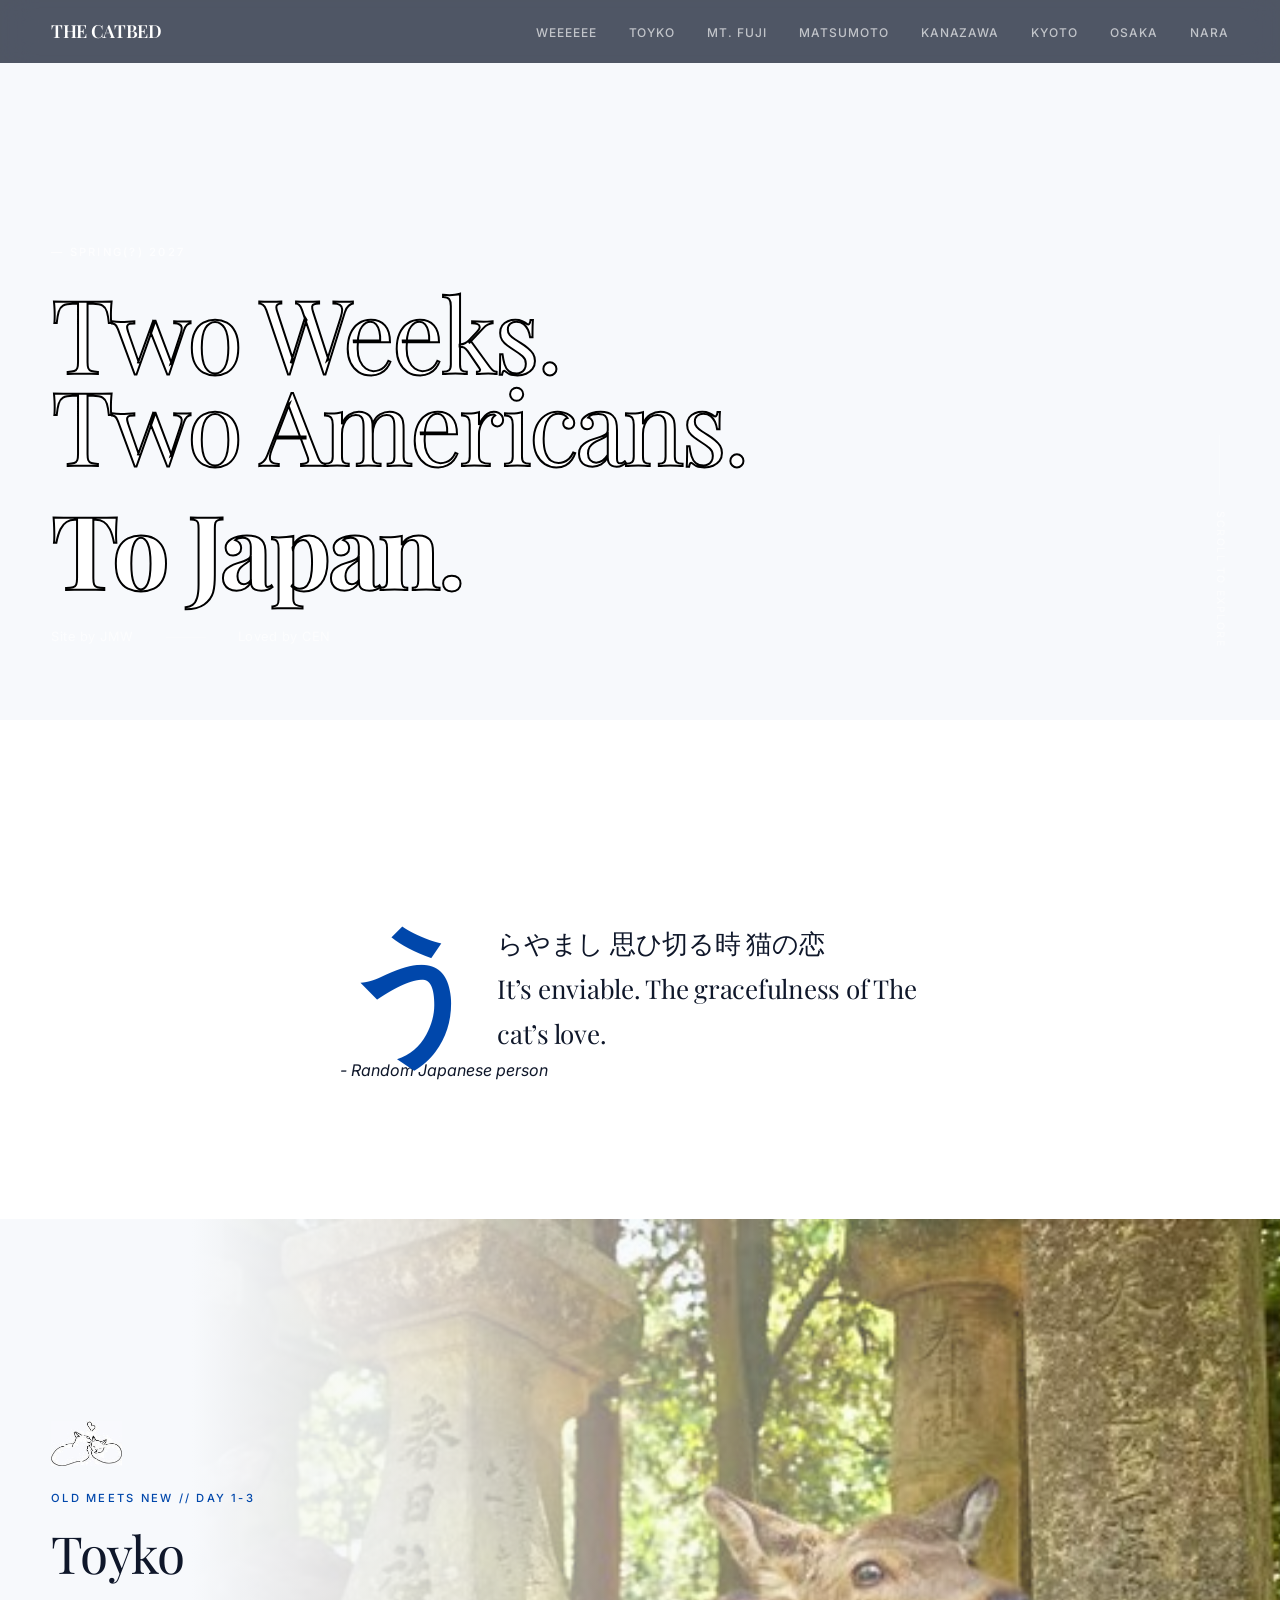
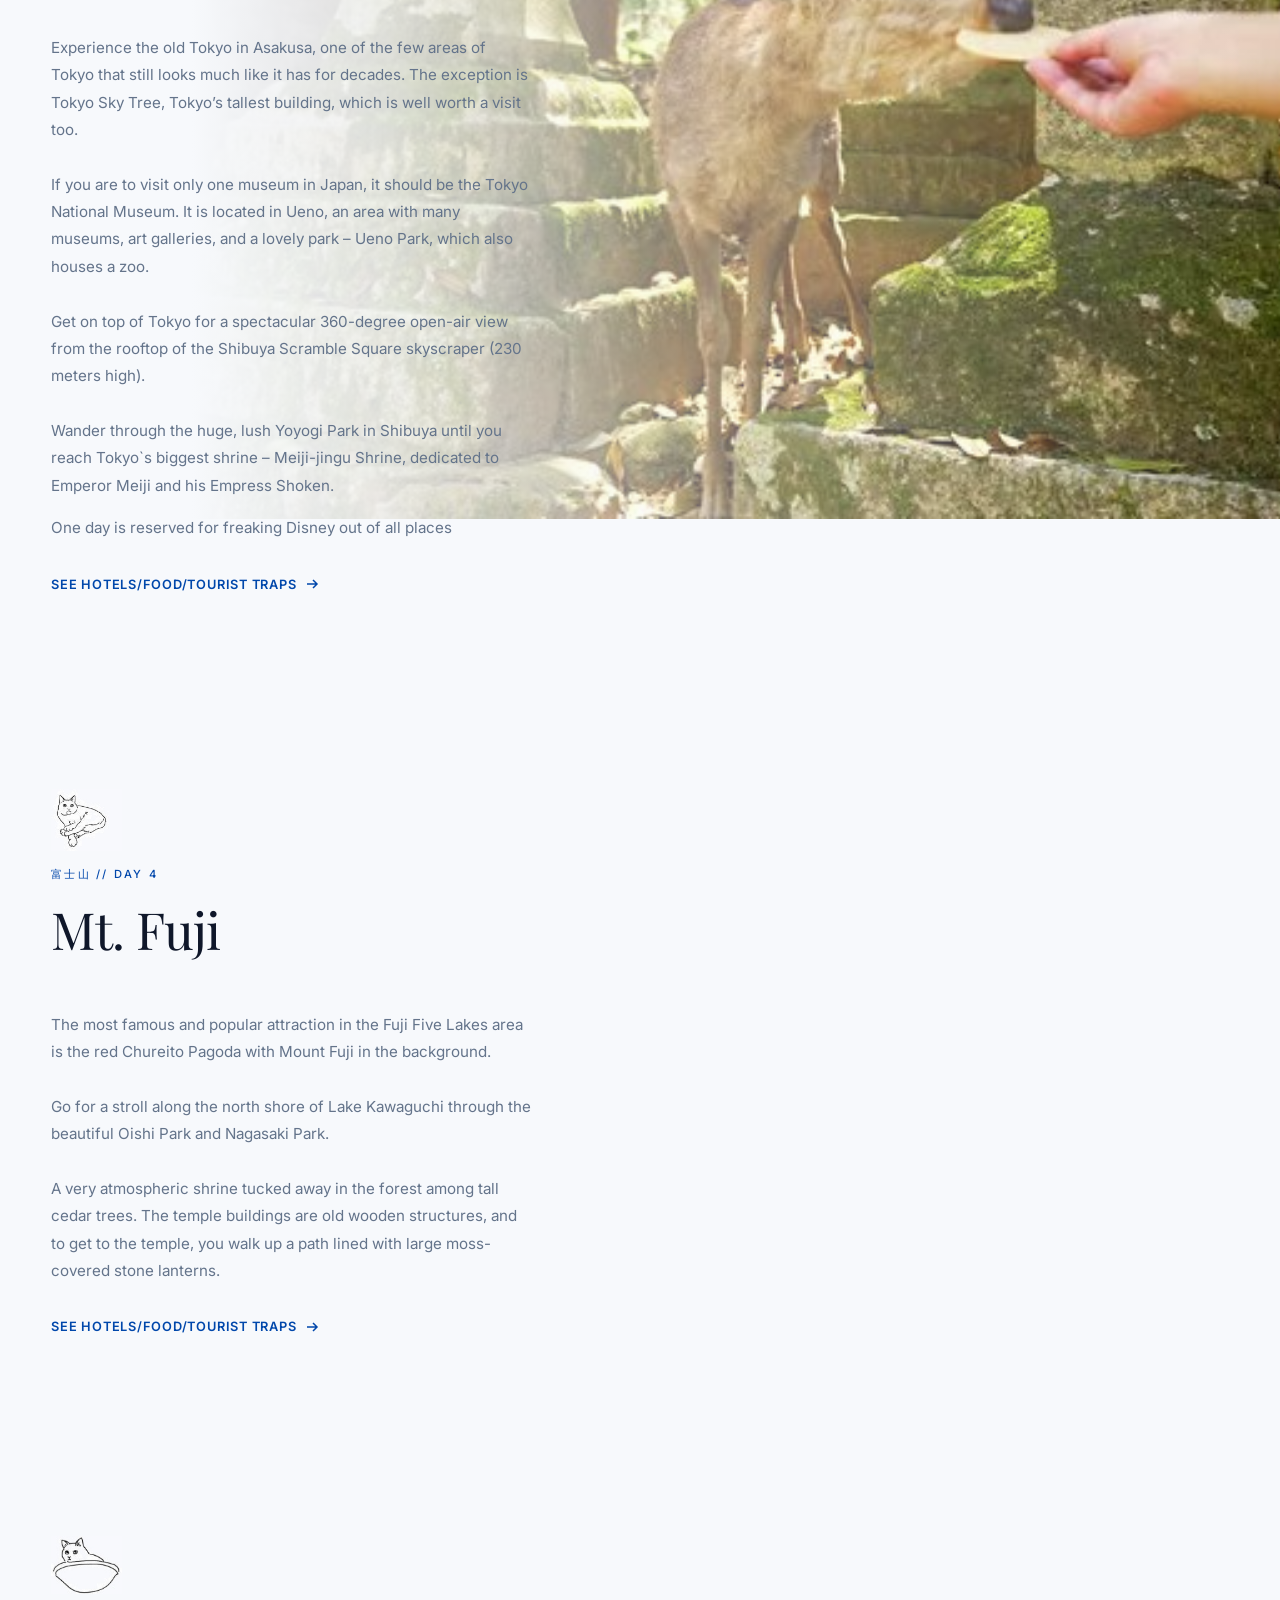
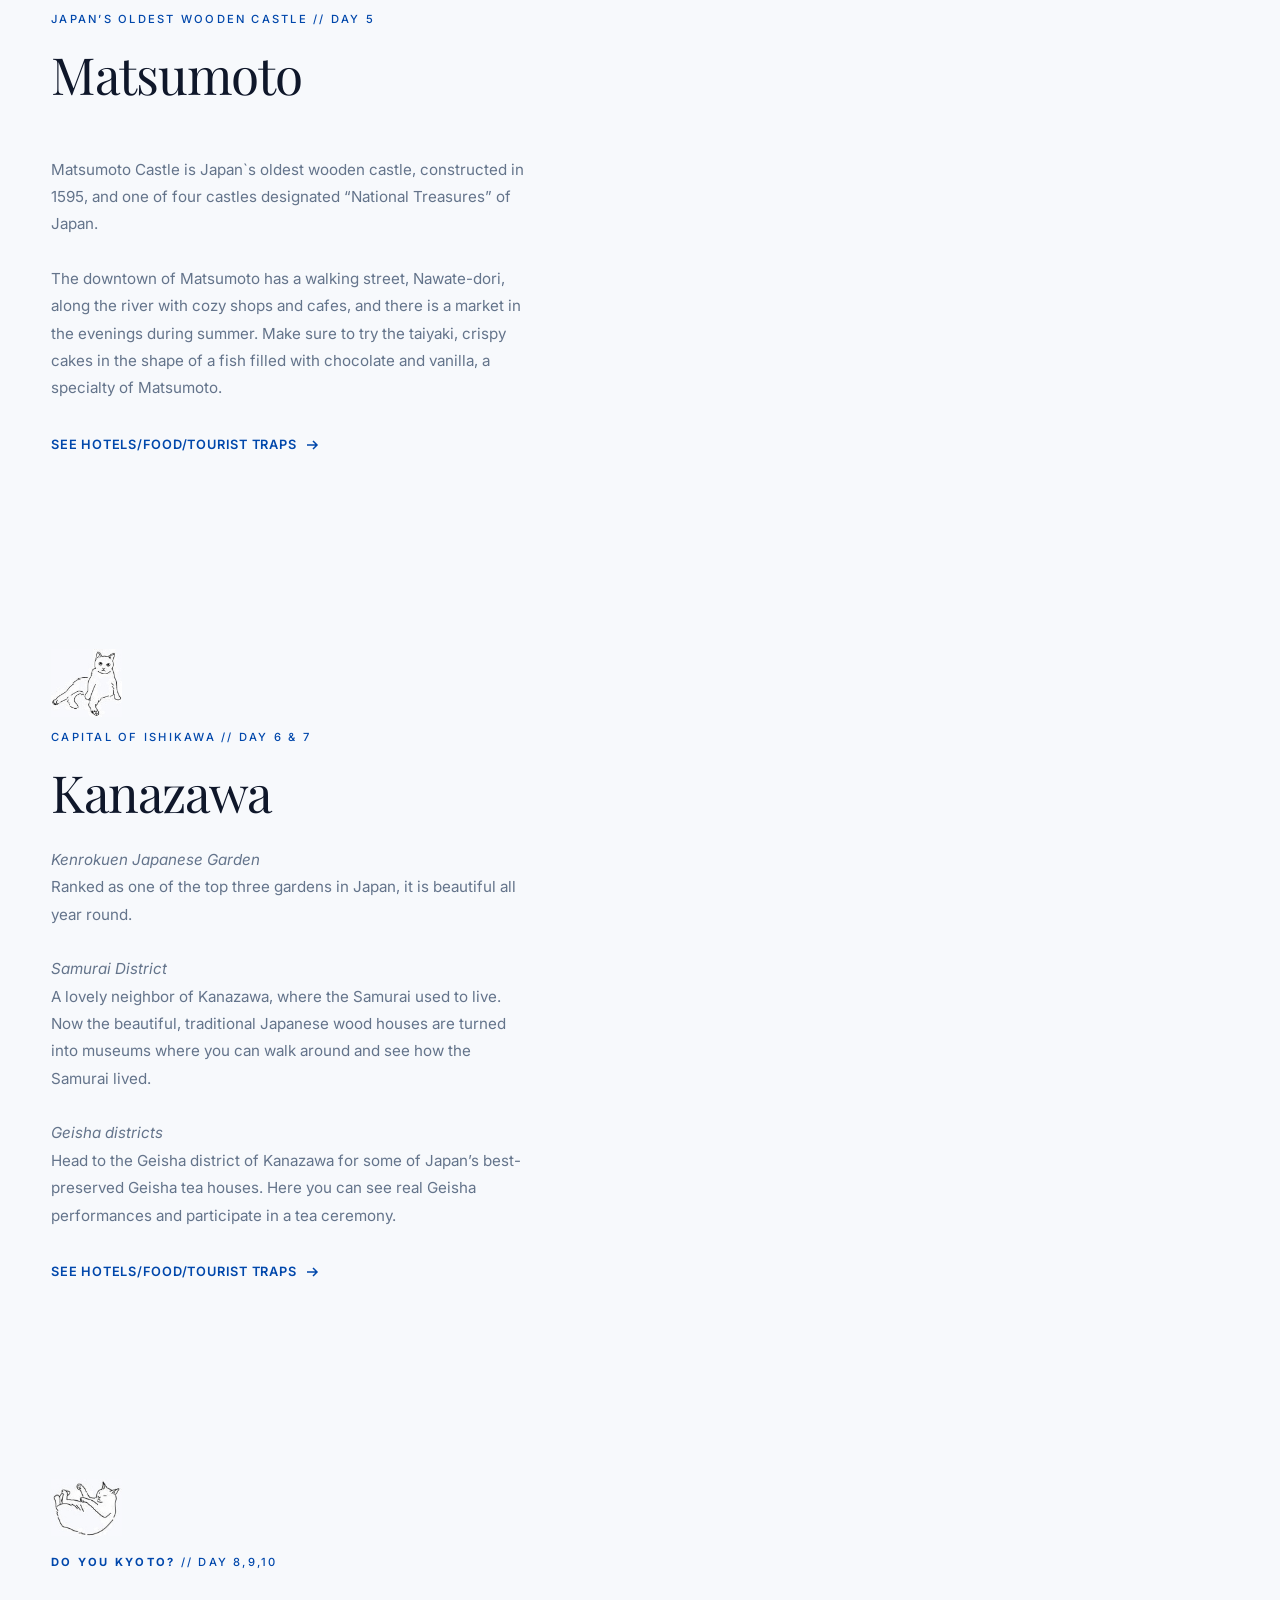
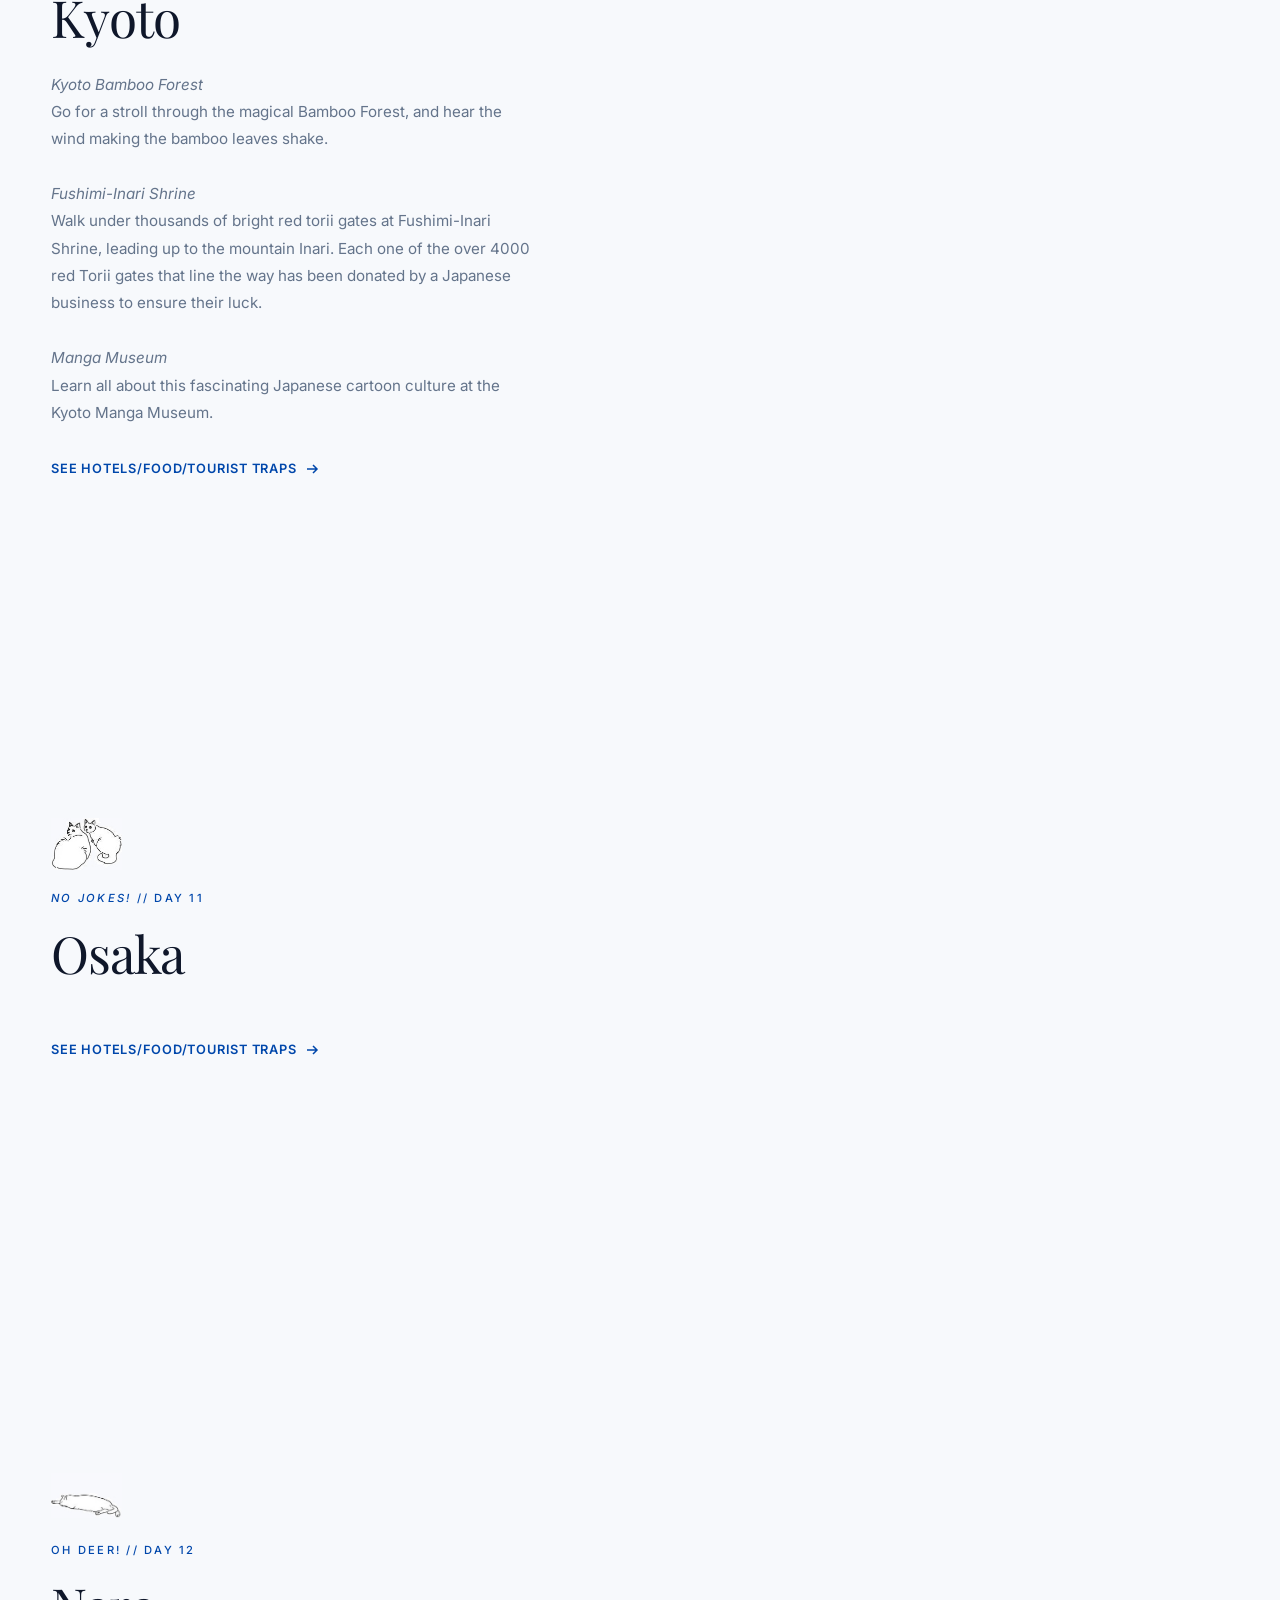
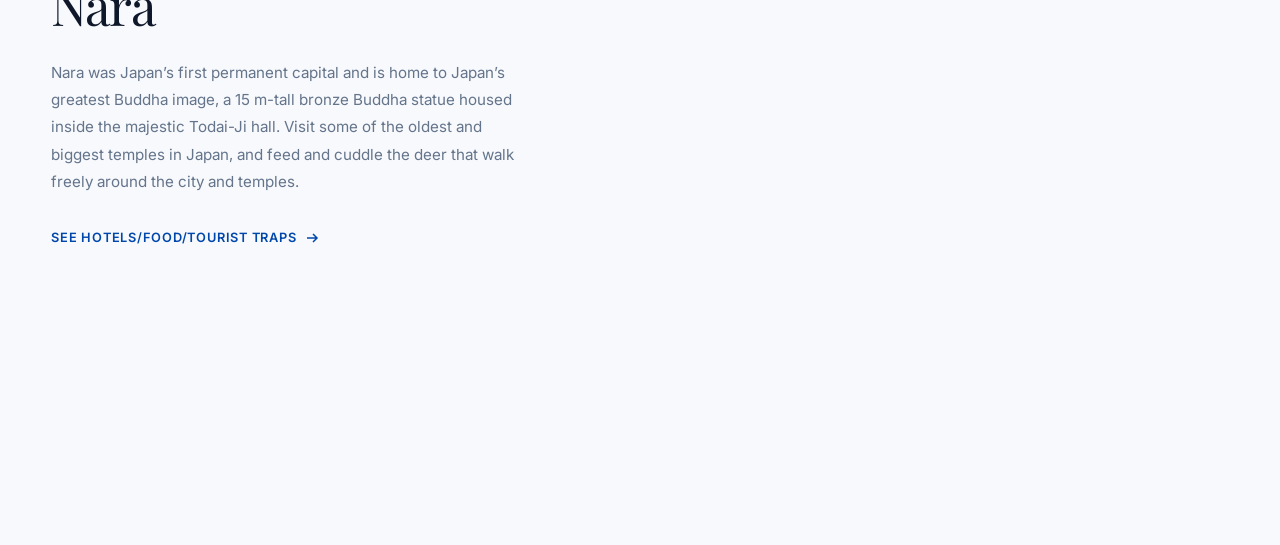
<file: index.html>
<!DOCTYPE html>
<html lang="en">
<head>
    <meta charset="UTF-8">
    <meta name="viewport" content="width=device-width, initial-scale=1.0">
    <title>The Compass - Editorial Travel Template</title>
    <link rel="preconnect" href="https://fonts.googleapis.com">
    <link rel="preconnect" href="https://fonts.gstatic.com" crossorigin>
    <link href="https://fonts.googleapis.com/css2?family=Inter:wght@300;400;500;600&family=Playfair+Display:ital,wght@0,400;0,500;0,600;0,700;1,400;1,500&display=swap" rel="stylesheet">
    <link rel="stylesheet" href="tooplate-2164-compass-style.css">
</head>
<body>

    <!-- NAVIGATION -->
    <nav class="nav-bar">
        <a href="./hidden.html" class="nav-logo">The catbed</a>
        <button class="nav-toggle" aria-label="Toggle navigation">
            <span></span><span></span><span></span>
        </button>
        <ul class="nav-links nav-links--desktop">
            <li><a href="#prologue">Weeeeee</a></li>
            <li><a href="#Toyko">Toyko</a></li>
            <li><a href="#Fuji">Mt. Fuji</a></li>
            <li><a href="#Matsumoto">Matsumoto</a></li>
            <li><a href="#Kanazawa">Kanazawa</a></li>
            <li><a href="#Kyoto">Kyoto</a></li>
            <li><a href="#Osaka">Osaka</a></li>
            <li><a href="#Nara">Nara</a></li>

        </ul>
    </nav>

    <!-- MOBILE DRAWER (outside nav-bar to avoid backdrop-filter containing block) -->
    <ul class="nav-links nav-links--mobile">
        <li class="nav-close-wrap"><button class="nav-close" aria-label="Close menu">&times;</button></li>
        <li><a href="#prologue">Prologue</a></li>
        <li><a href="#route">The Route</a></li>
        <li><a href="#gallery">Gallery</a></li>
        <li><a href="#contact">Contact</a></li>
    </ul>

    <!-- SECTION 1 — HERO -->
    <section class="hero">
        <div class="tenor-gif-embed" data-postid="16352456" data-share-method="host" data-aspect-ratio="1" data-width="100%"><a href="https://tenor.com/view/alex-geerken-geerken-animator-animation-cartoon-gif-16352456">Alex Geerken Geerken GIF</a>from <a href="https://tenor.com/search/alex+geerken-gifs">Alex Geerken GIFs</a></div> <script type="text/javascript" async src="https://tenor.com/embed.js"></script>
        <div class="hero-content">
            <p class="hero-issue">&mdash; Spring(?) 2027</p>
            <h2 class="hero-title">Two Weeks. <br>Two Americans.</h2>
            <h1 class="hero-title"><em1>To Japan.</em1></h1>
            <div class="hero-meta">
                <span>Site by JMW</span>
                <span class="divider"></span>
                <span>Loved by CEN</span>
            </div>
        </div>
        <div class="hero-scroll">Scroll to explore</div>
    </section>

    <!-- SECTION 2 — PROLOGUE -->
    <section class="prologue" id="prologue">
        <div class="prologue-inner">
            <p class="prologue-label reveal"></p>
            <p class="prologue-text reveal">
            うらやまし 思ひ切る時 猫の恋

            <br>It’s enviable.
            The gracefulness of
            The cat’s love.
            </p>
            <cite>- Random Japanese person </cite>
            <p class="prologue-text reveal">
            </p>
        </div>
    </section>

    <!-- Cities -->
    <section class="route" id="route">
        <div class="route-bg">
            <img src="./images/route-01.jpg" alt="Lofoten mountains" class="active" data-slide="0">
            <img src="./images/route-02.jpg" alt="Iceland glacial lagoon" data-slide="1">
            <img src="./images/route-03.jpg" alt="Faroe Islands cliffs" data-slide="2">
            <img src="./images/route-04.jpg" alt="Faroe Islands cliffs" data-slide="3">
            <img src="./images/route-05.jpg" alt="Faroe Islands cliffs" data-slide="4">
             <img src="./images/route-06.jpg" alt="Faroe Islands cliffs" data-slide="5">
             <img src="./images/route-07.jpg" alt="Faroe Islands cliffs" data-slide="6">
        </div>

        <div class="route-chapters">

            <article class="chapter reveal" data-chapter="0" id="Toyko">
                <div class="chapter-image"> <img src="./images/cat1.jpg" alt="cat1" class="active"> </div>
                <p class="chapter-location">Old Meets New // Day 1-3</p>
                <h2 class="chapter-title">Toyko</h2>
                <p class="chapter-body">
                <br>Experience the old Tokyo in Asakusa, one of the few areas of Tokyo that still looks much like it has for decades. The exception is Tokyo Sky Tree, Tokyo’s tallest building, which is well worth a visit too.<br>

                <br>If you are to visit only one museum in Japan, it should be the Tokyo National Museum. It is located in Ueno, an area with many museums, art galleries, and a lovely park – Ueno Park, which also houses a zoo.<br>

                <br>Get on top of Tokyo for a spectacular 360-degree open-air view from the rooftop of the Shibuya Scramble Square skyscraper (230 meters high).<br>

                <br>Wander through the huge, lush Yoyogi Park in Shibuya until you reach Tokyo`s biggest shrine – Meiji-jingu Shrine, dedicated to Emperor Meiji and his Empress Shoken.<br>
                </p>
                <p class="chapter-body">
                One day is reserved for freaking Disney out of all places
                </p>
                <a href="#" class="chapter-link">
                    See Hotels/Food/Tourist Traps
                    <svg viewBox="0 0 16 16" fill="none" stroke="currentColor" stroke-width="1.5"><path d="M3 8h10M9 4l4 4-4 4"/></svg>
                </a>
            </article>

            <article class="chapter reveal" data-chapter="1" id="Fuji">
                <div class="chapter-image"> <img src="./images/cat2.jpg" alt="cat2" class="active"> </div>
                <p class="chapter-location">富士山 // Day 4</p>
                <h2 class="chapter-title">Mt. Fuji</h2>
                <p class="chapter-body">
                    <br>The most famous and popular attraction in the Fuji Five Lakes area is the red Chureito Pagoda with Mount Fuji in the background. <br>
                    <br>Go for a stroll along the north shore of Lake Kawaguchi through the beautiful Oishi Park and Nagasaki Park.<br>
                    <br>A very atmospheric shrine tucked away in the forest among tall cedar trees. The temple buildings are old wooden structures, and to get to the temple, you walk up a path lined with large moss-covered stone lanterns.<br>
                </p>
                <a href="#" class="chapter-link">
                    See Hotels/Food/Tourist Traps
                    <svg viewBox="0 0 16 16" fill="none" stroke="currentColor" stroke-width="1.5"><path d="M3 8h10M9 4l4 4-4 4"/></svg>
                </a>
            </article>

            <article class="chapter reveal" data-chapter="2" id="Matsumoto">
                <div class="chapter-image"> <img src="./images/cat3.jpg" alt="cat2" class="active"> </div>
                <p class="chapter-location">Japan’s oldest wooden castle // Day 5</p>
                <h2 class="chapter-title">Matsumoto</h2>
                <p class="chapter-body">
                    <br>Matsumoto Castle is Japan`s oldest wooden castle, constructed in 1595, and one of four castles designated “National Treasures” of Japan.<br>
                    <br>The downtown of Matsumoto has a walking street, Nawate-dori, along the river with cozy shops and cafes, and there is a market in the evenings during summer. Make sure to try the taiyaki, crispy cakes in the shape of a fish filled with chocolate and vanilla, a specialty of Matsumoto.<br>
                </p>
                <a href="#" class="chapter-link">
                    See Hotels/Food/Tourist Traps
                    <svg viewBox="0 0 16 16" fill="none" stroke="currentColor" stroke-width="1.5"><path d="M3 8h10M9 4l4 4-4 4"/></svg>
                </a>
            </article>

            <article class="chapter reveal" data-chapter="3" id="Kanazawa">
                <div class="chapter-image"> <img src="./images/cat4.jpg" alt="cat4" class="active"> </div>
                <p class="chapter-location">Capital of Ishikawa  // Day 6 & 7</p>
                <h2 class="chapter-title">Kanazawa</h2>
                <p class="chapter-body">
                    <em>Kenrokuen Japanese Garden</em>
                    <br>Ranked as one of the top three gardens in Japan, it is beautiful all year round.<br>
                    <br> <em>Samurai District</em>
                    <br>A lovely neighbor of Kanazawa, where the Samurai used to live. Now the beautiful, traditional Japanese wood houses are turned into museums where you can walk around and see how the Samurai lived.<br>
                    <br><em>Geisha districts</em>
                    <br>Head to the Geisha district of Kanazawa for some of Japan’s best-preserved Geisha tea houses. Here you can see real Geisha performances and participate in a tea ceremony.
                </p>
                <a href="#" class="chapter-link">
                    See Hotels/Food/Tourist Traps
                    <svg viewBox="0 0 16 16" fill="none" stroke="currentColor" stroke-width="1.5"><path d="M3 8h10M9 4l4 4-4 4"/></svg>
                </a>
            </article>

            <article class="chapter reveal" data-chapter="4" id="Kyoto">
                <div class="chapter-image"> <img src="./images/cat5.jpg" alt="cat5" class="active"> </div>
                <p class="chapter-location"><b>DO YOU KYOTO?</b> // Day 8,9,10</p>
                <h2 class="chapter-title">Kyoto</h2>
                <p class="chapter-body">
                <em>Kyoto Bamboo Forest</em><br>
                Go for a stroll through the magical Bamboo Forest, and hear the wind making the bamboo leaves shake.<br>
                <br><em>Fushimi-Inari Shrine</em><br>
                Walk under thousands of bright red torii gates at Fushimi-Inari Shrine, leading up to the mountain Inari. Each one of the over 4000 red Torii gates that line the way has been donated by a Japanese business to ensure their luck.<br>
                <br><em>Manga Museum</em>
                <br>Learn all about this fascinating Japanese cartoon culture at the Kyoto Manga Museum.
                </p>
                <a href="#" class="chapter-link">
                    See Hotels/Food/Tourist Traps
                    <svg viewBox="0 0 16 16" fill="none" stroke="currentColor" stroke-width="1.5"><path d="M3 8h10M9 4l4 4-4 4"/></svg>
                </a>
            </article>

            <article class="chapter reveal" data-chapter="5" id="Hiroshima">
                <div class="chapter-image"> <img src="./images/cat6.jpg" alt="cat5" class="active"> </div>
                <p class="chapter-location"><em>No Jokes!</em> // Day 11</p>
                <h2 class="chapter-title">Osaka</h2>
                <p class="chapter-body">
               
                </p>
                <a href="#" class="chapter-link">
                    See Hotels/Food/Tourist Traps
                    <svg viewBox="0 0 16 16" fill="none" stroke="currentColor" stroke-width="1.5"><path d="M3 8h10M9 4l4 4-4 4"/></svg>
                </a>
            </article>

             <article class="chapter reveal" data-chapter="6" id="Nara">
                <div class="chapter-image"> <img src="./images/cat7.jpg" alt="cat7" class="active"> </div>
                <p class="chapter-location">Oh Deer! // Day 12</p>
                <h2 class="chapter-title">Nara</h2>
                <p class="chapter-body">
                Nara was Japan’s first permanent capital and is home to Japan’s greatest Buddha image, a 15 m-tall bronze Buddha statue housed inside the majestic Todai-Ji hall. Visit some of the oldest and biggest temples in Japan, 
                and feed and cuddle the deer that walk freely around the city and temples.
                </p>
                <a href="#" class="chapter-link">
                    See Hotels/Food/Tourist Traps
                    <svg viewBox="0 0 16 16" fill="none" stroke="currentColor" stroke-width="1.5"><path d="M3 8h10M9 4l4 4-4 4"/></svg>
                </a>
      
        </div>






















    </section>

    <!-- SECTION 5 — FOOTER 
    <footer class="site-footer" id="contact">
        <div class="footer-top">
            <div class="footer-brand">
                <h3 class="footer-brand-title">The<br>Compass</h3>
                <p class="footer-brand-desc">An independent journal of slow travel, landscape photography, and the art of deliberate wandering. Published quarterly.</p>
            </div>
            <div class="footer-col">
                <p class="footer-col-title">Issues</p>
                <ul>
                    <li><a href="#">No. 14 - The North</a></li>
                    <li><a href="#">No. 13 - Patagonia</a></li>
                    <li><a href="#">No. 12 - The Atlas</a></li>
                    <li><a href="#">No. 11 - Hokkaido</a></li>
                    <li><a href="#">Archive</a></li>
                </ul>
            </div>
            <div class="footer-col">
                <p class="footer-col-title">Journal</p>
                <ul>
                    <li><a href="#">Field Notes</a></li>
                    <li><a href="#">Photo Essays</a></li>
                    <li><a href="#">Interviews</a></li>
                    <li><a href="#">Contributors</a></li>
                </ul>
            </div>
            <div class="footer-col footer-subscribe">
                <p class="footer-col-title">Subscribe</p>
                <p>Get each issue delivered to your inbox. No spam, just stories from the road.</p>
                <div class="footer-subscribe-form">
                    <input type="email" placeholder="Your email address" aria-label="Email address">
                    <button type="button">Join</button>
                </div>
            </div>
        </div>
        <div class="footer-bottom">
            <p class="footer-copy">
                &copy; 2026 The Compass. Design: <a href="https://www.tooplate.com" target="_blank" rel="nofollow noopener">Tooplate</a>
            </p>
            <div class="footer-social">
                <a href="#">Instagram</a>
                <a href="https://x.com/minthu" target="_blank">Twitter</a>
                <a href="#">Newsletter</a>
            </div>
        </div>
    </footer>-->
    <script src="tooplate-2164-compass-script.js"></script>
</body>
</html>
</file>
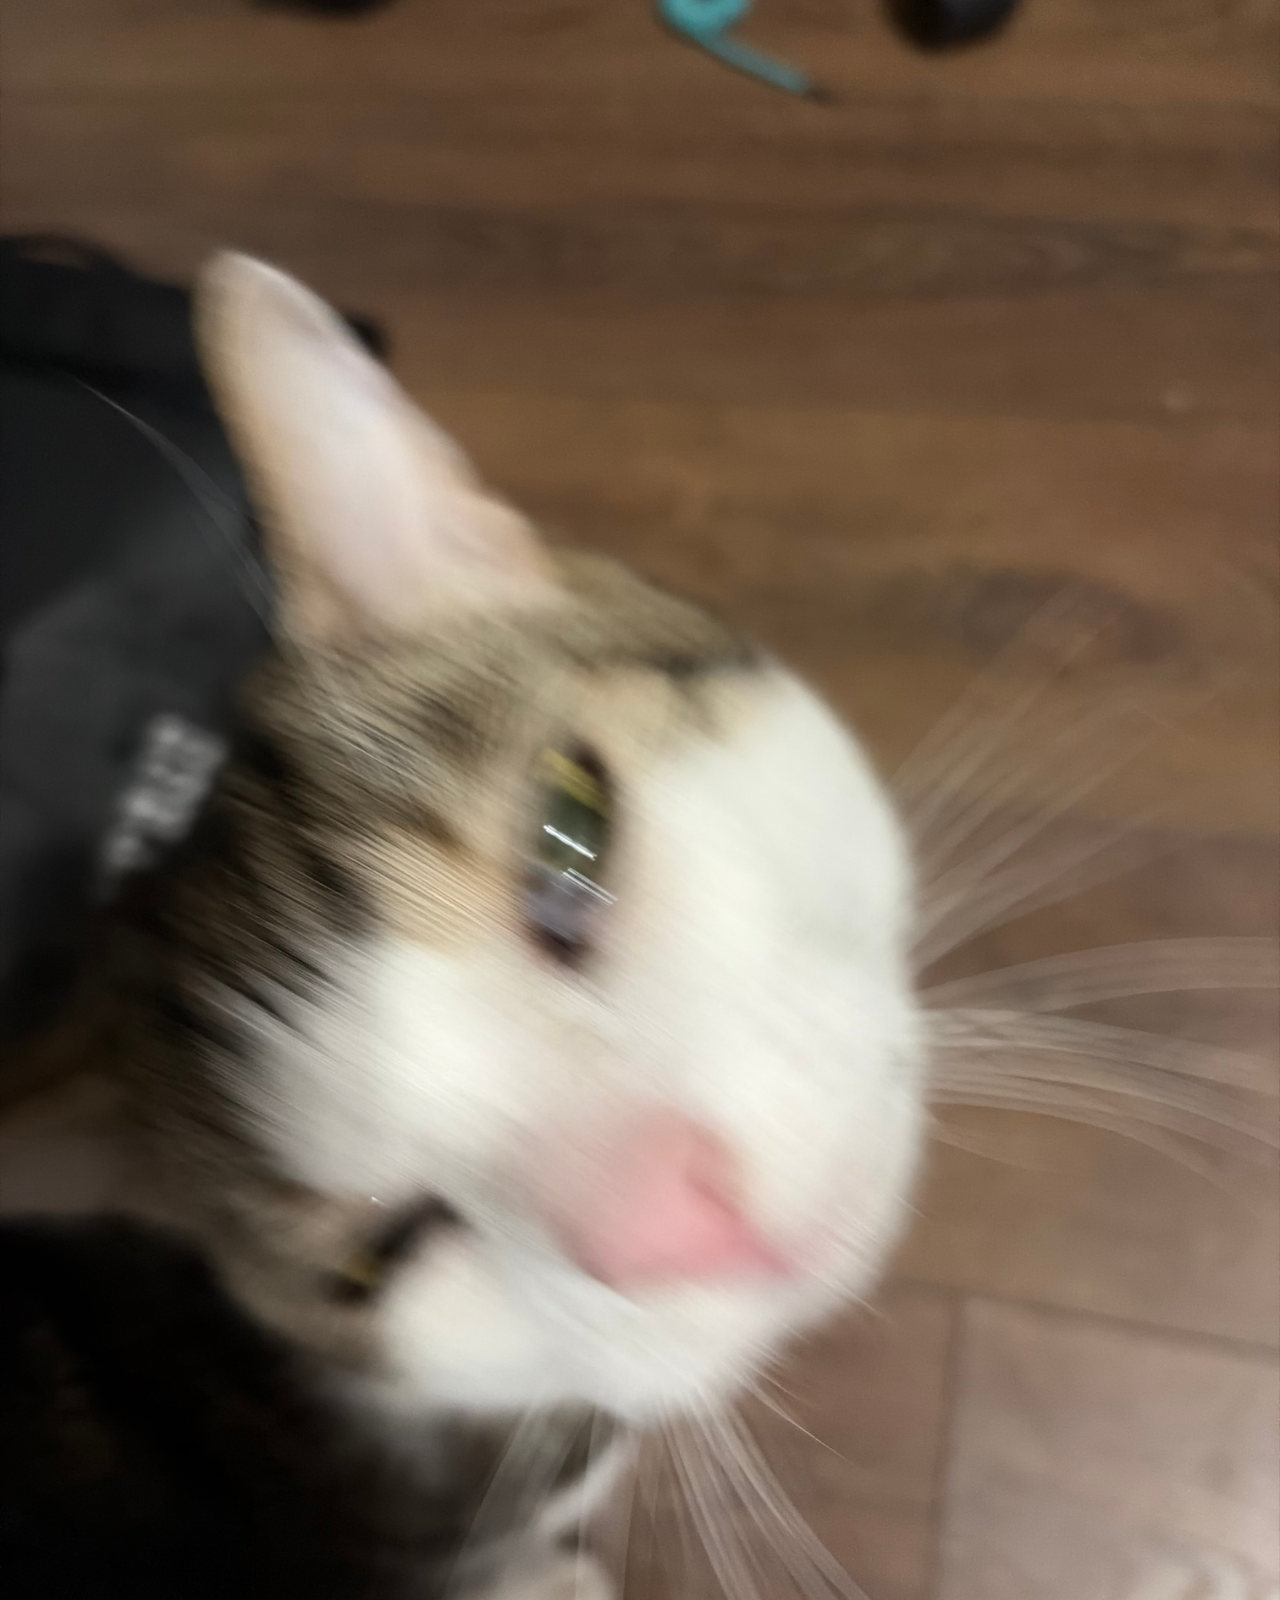
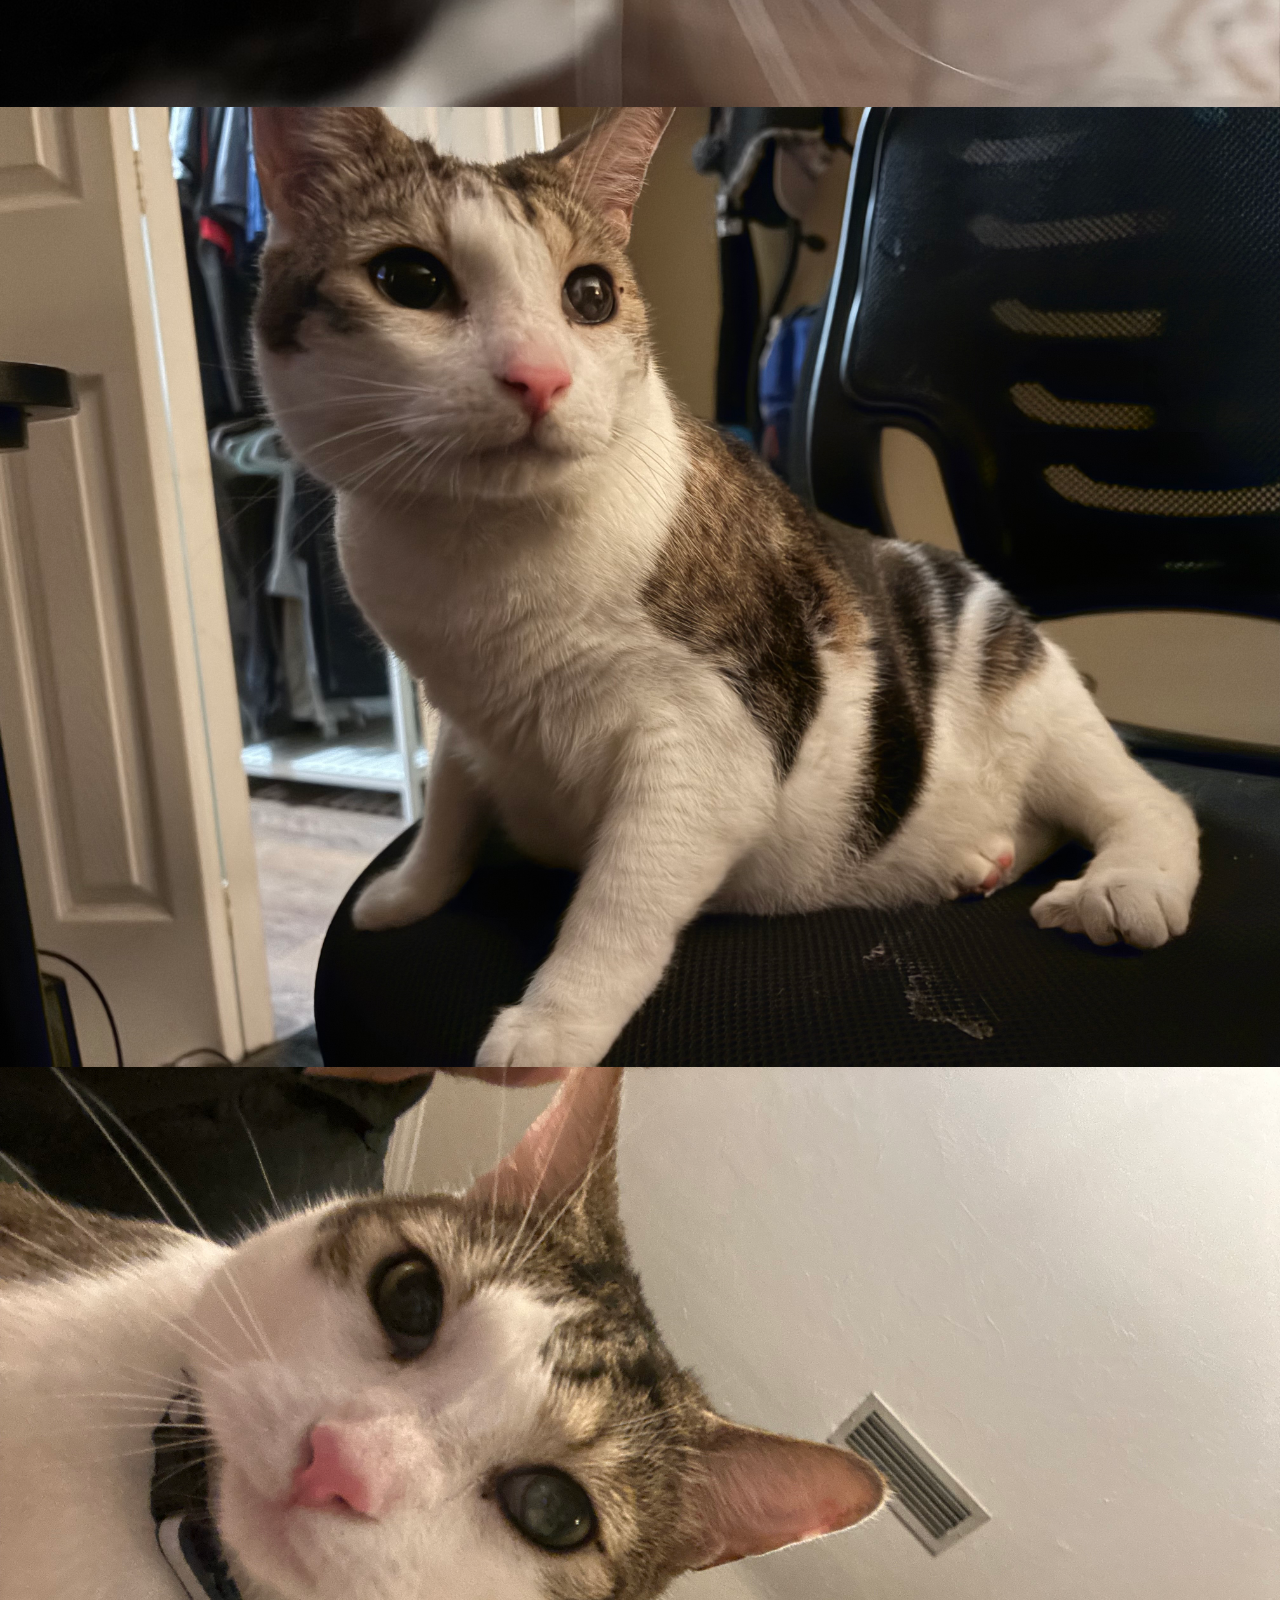
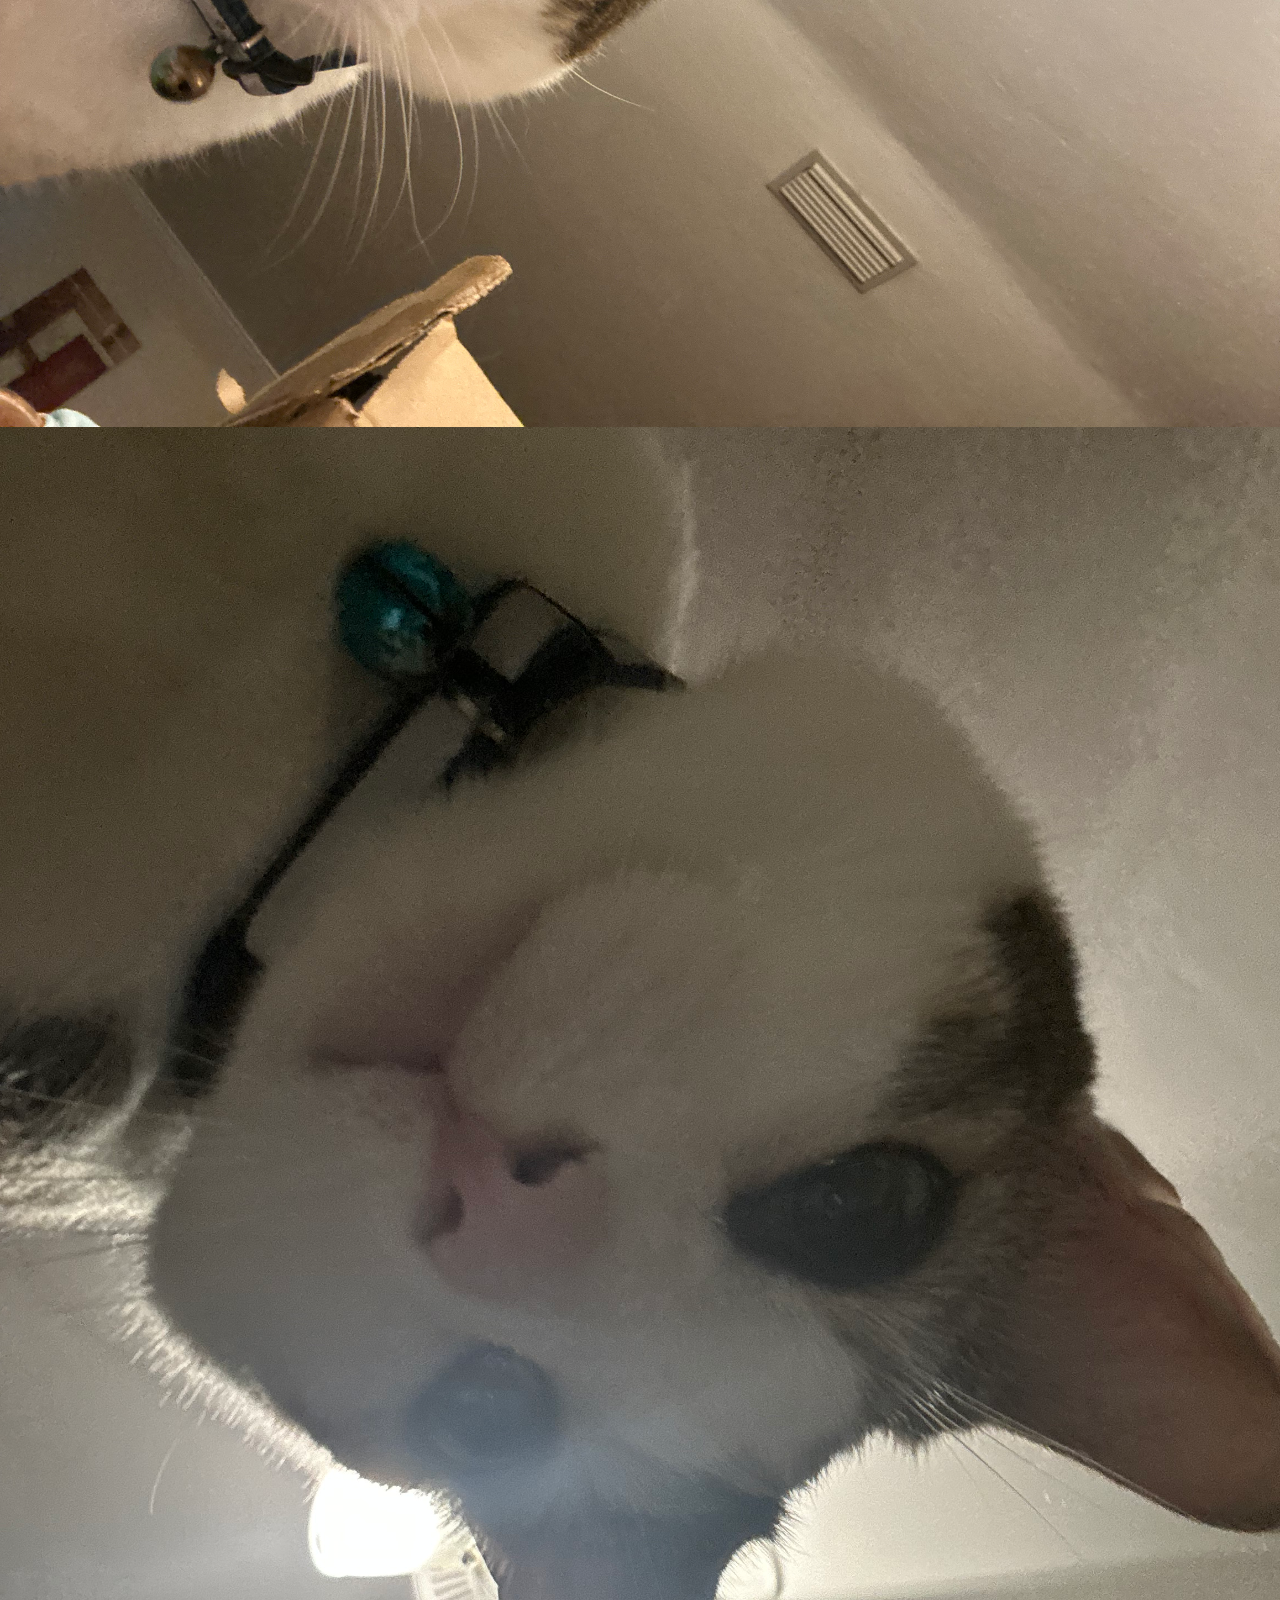
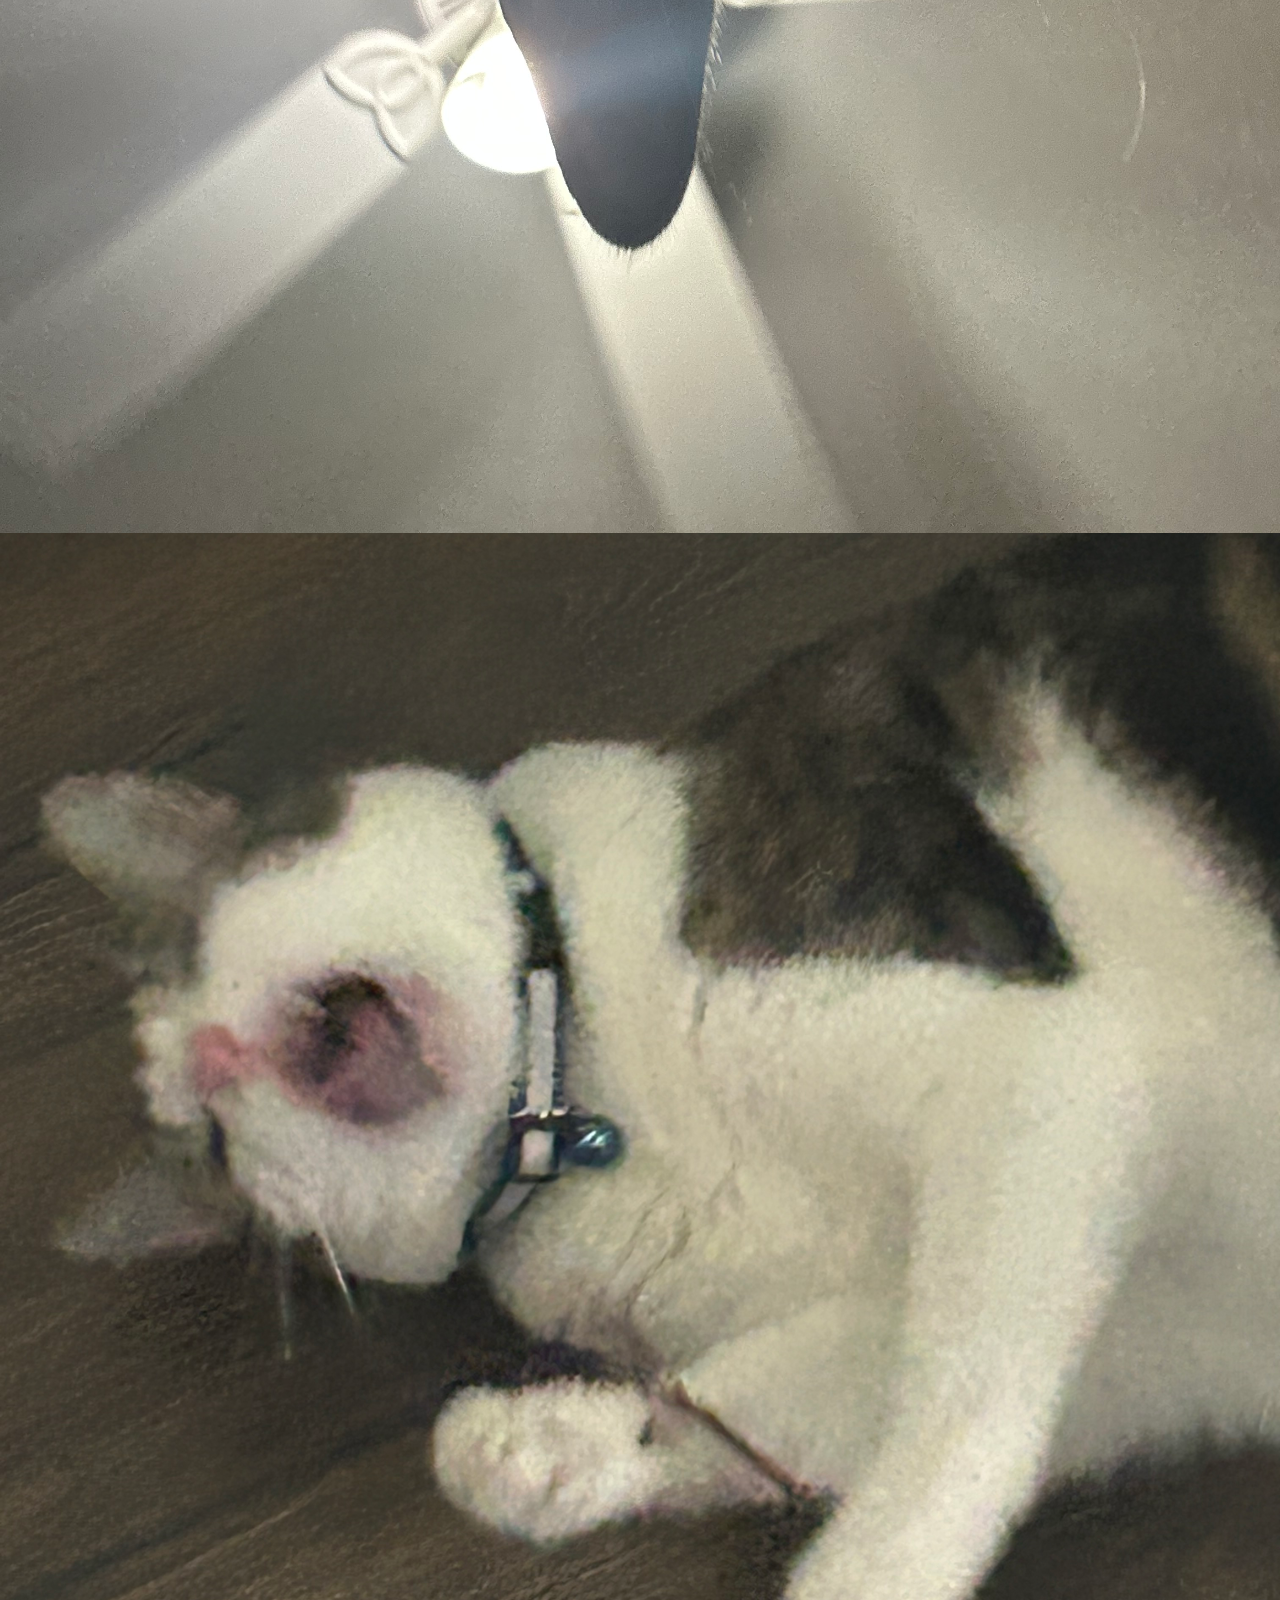
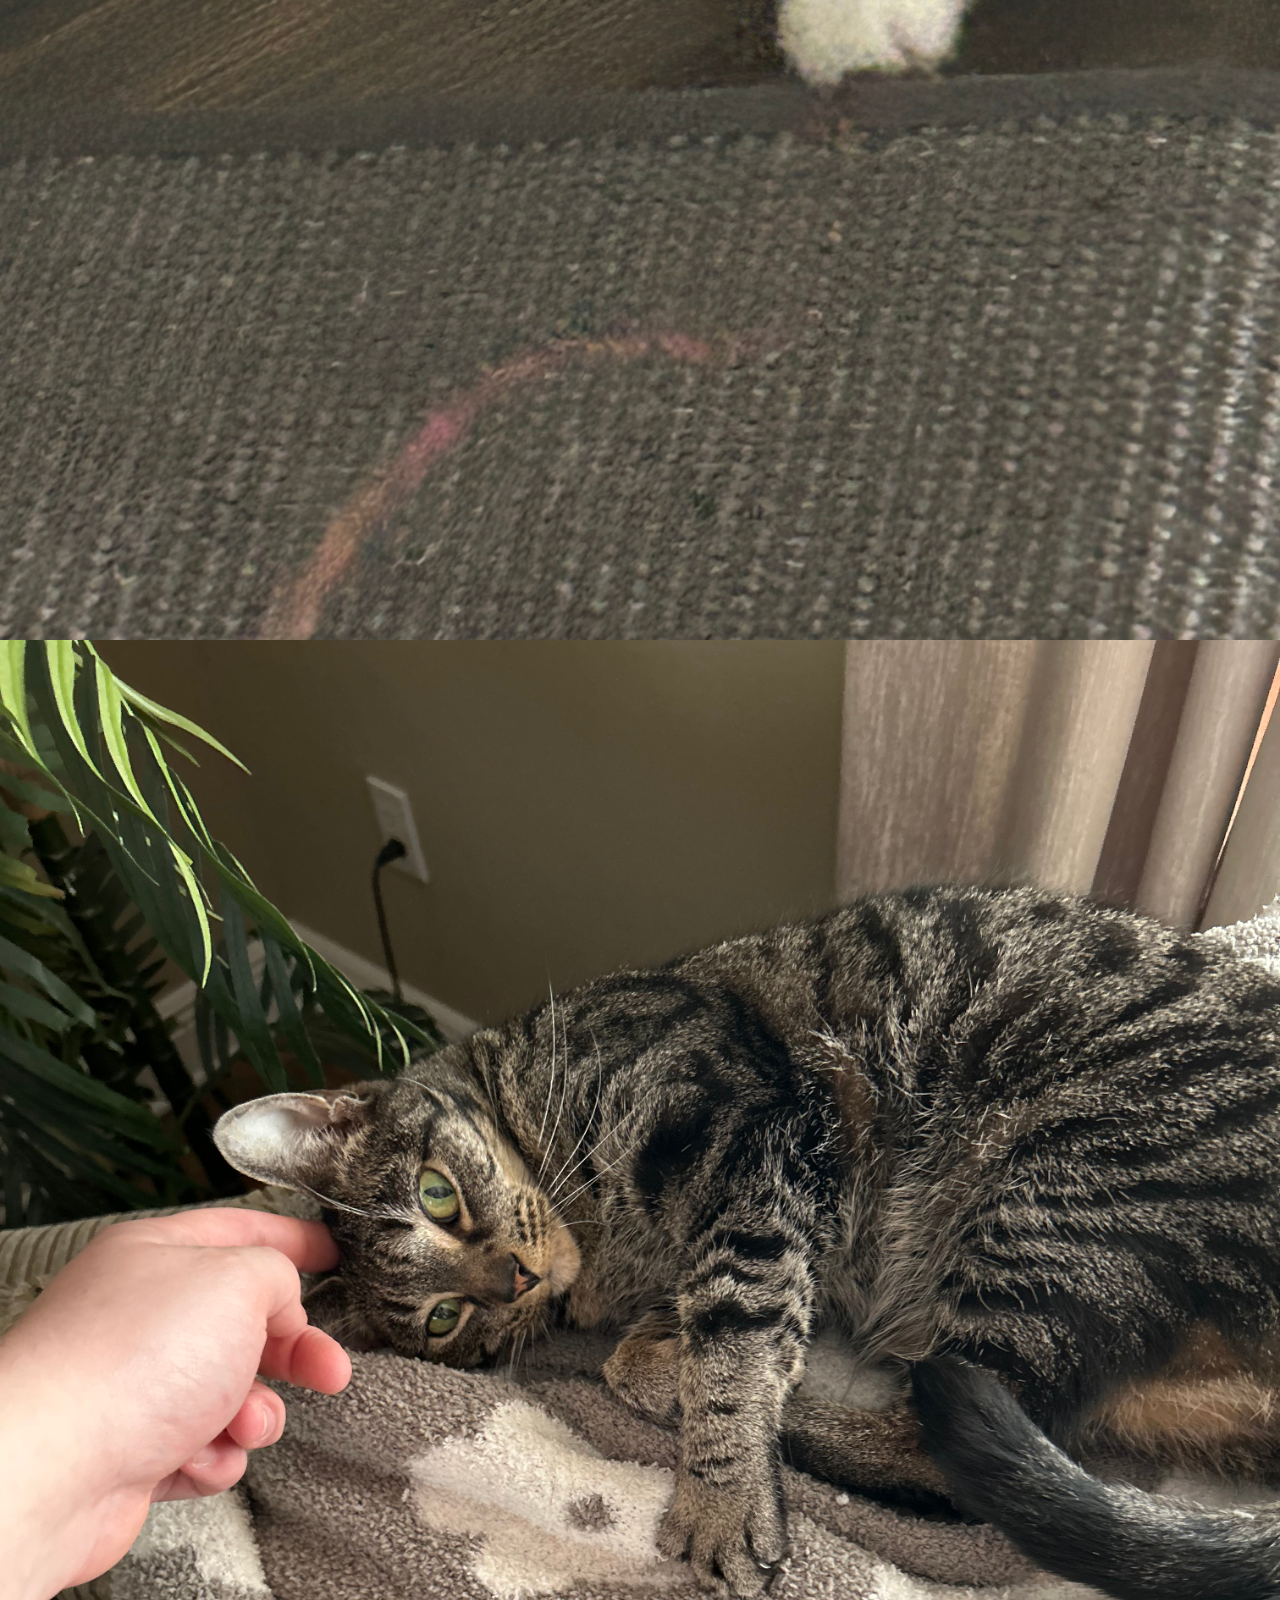
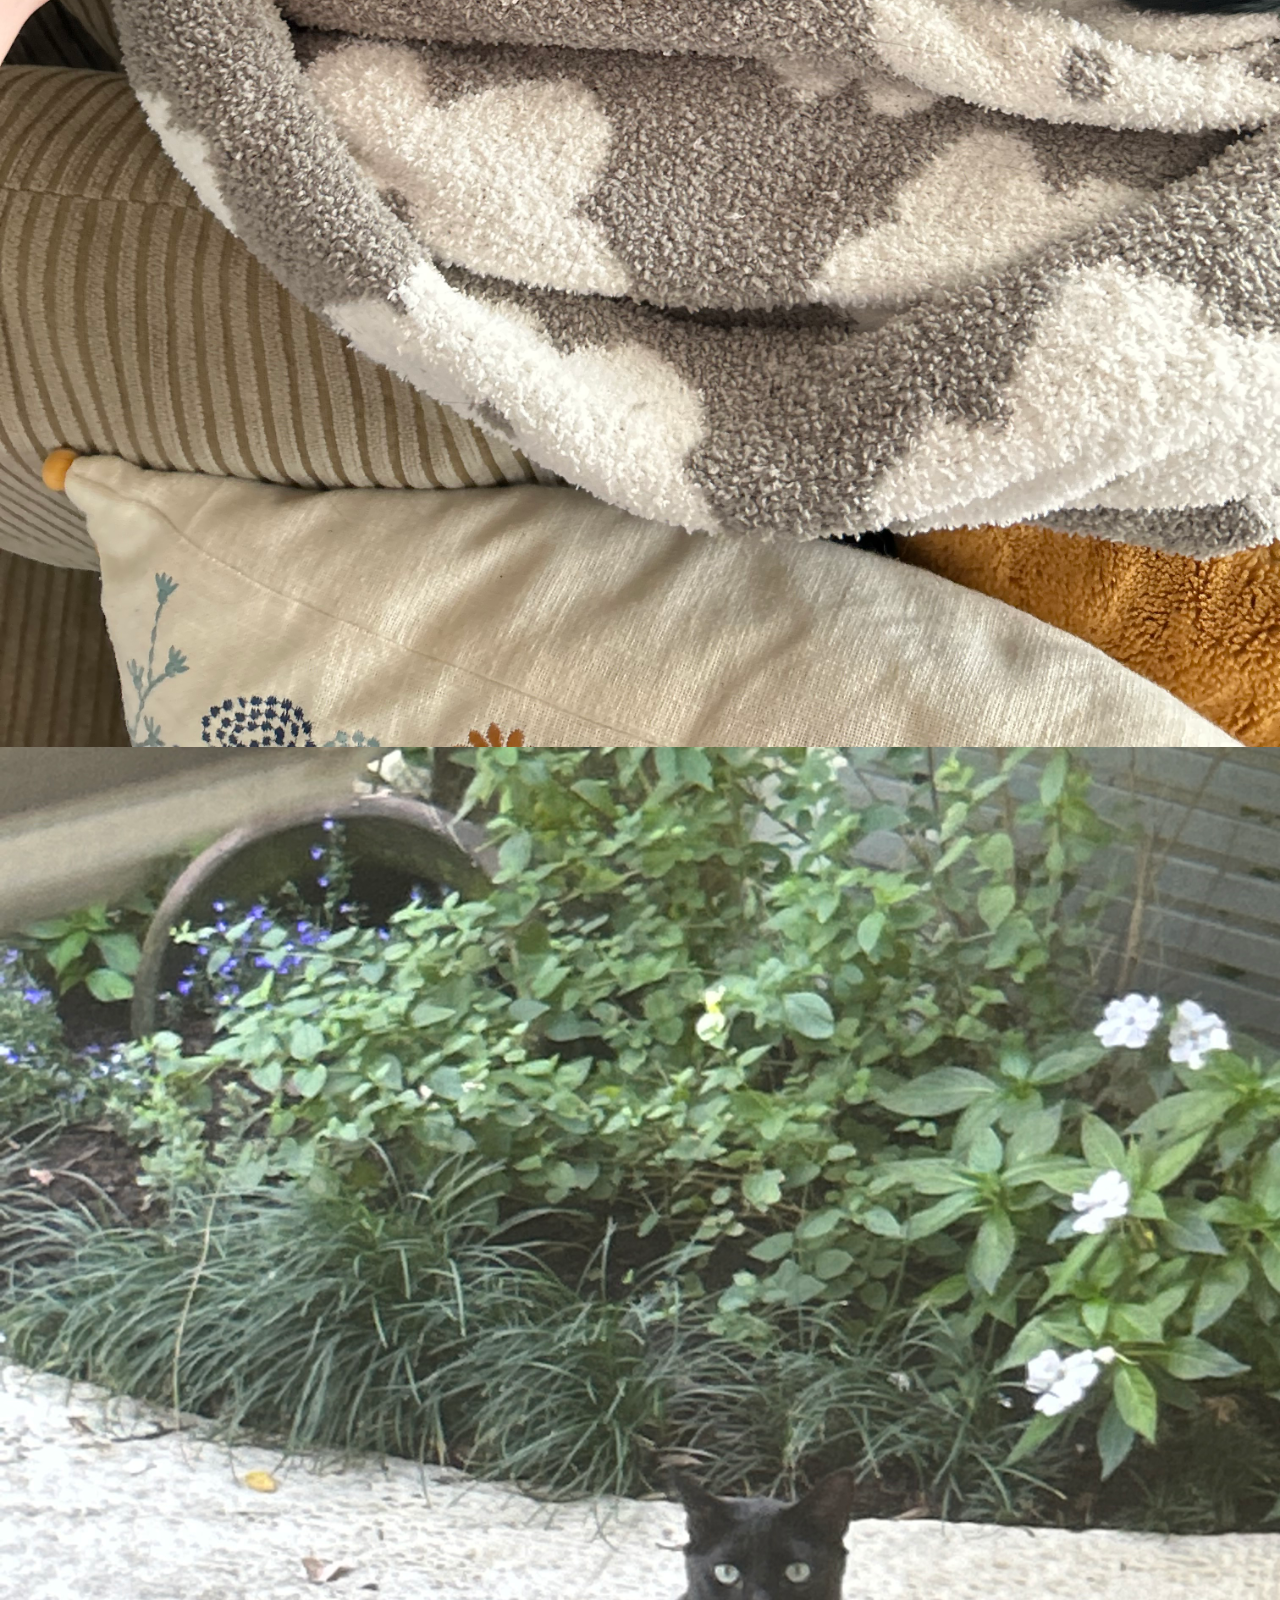
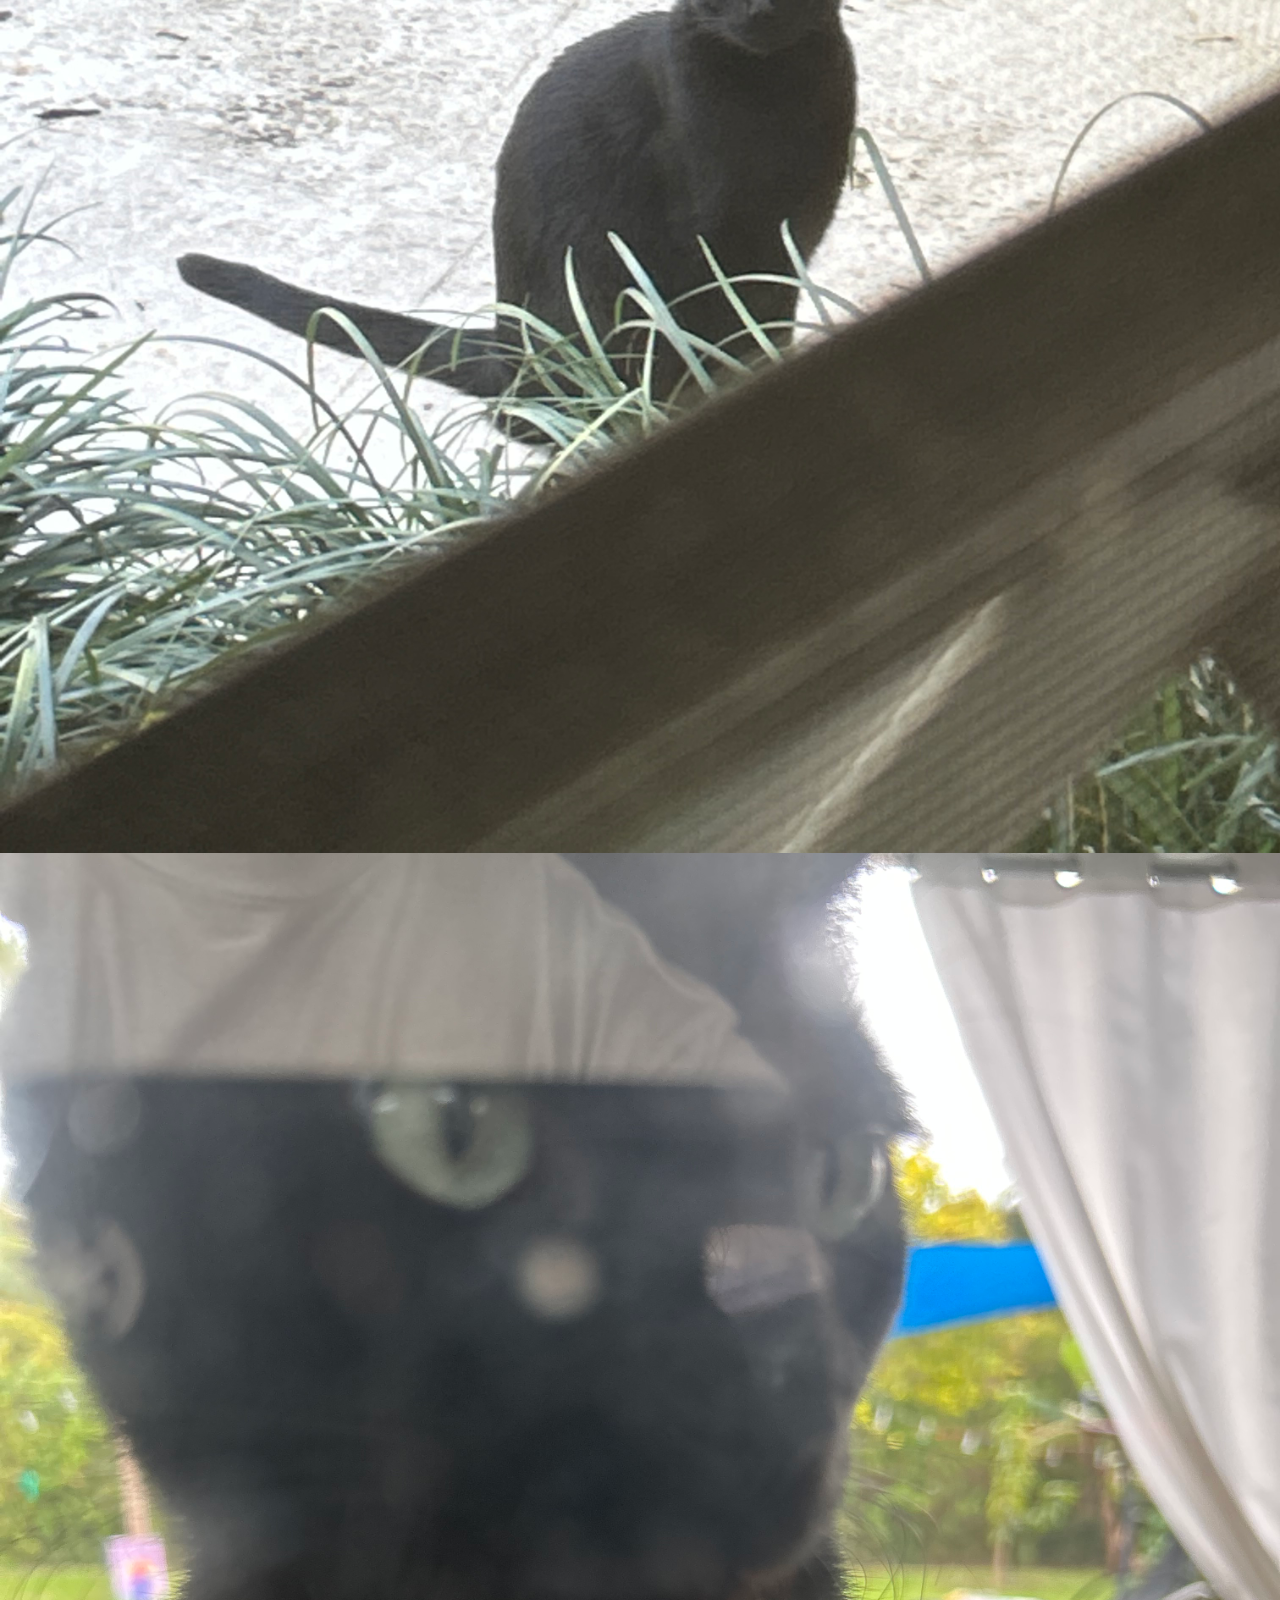
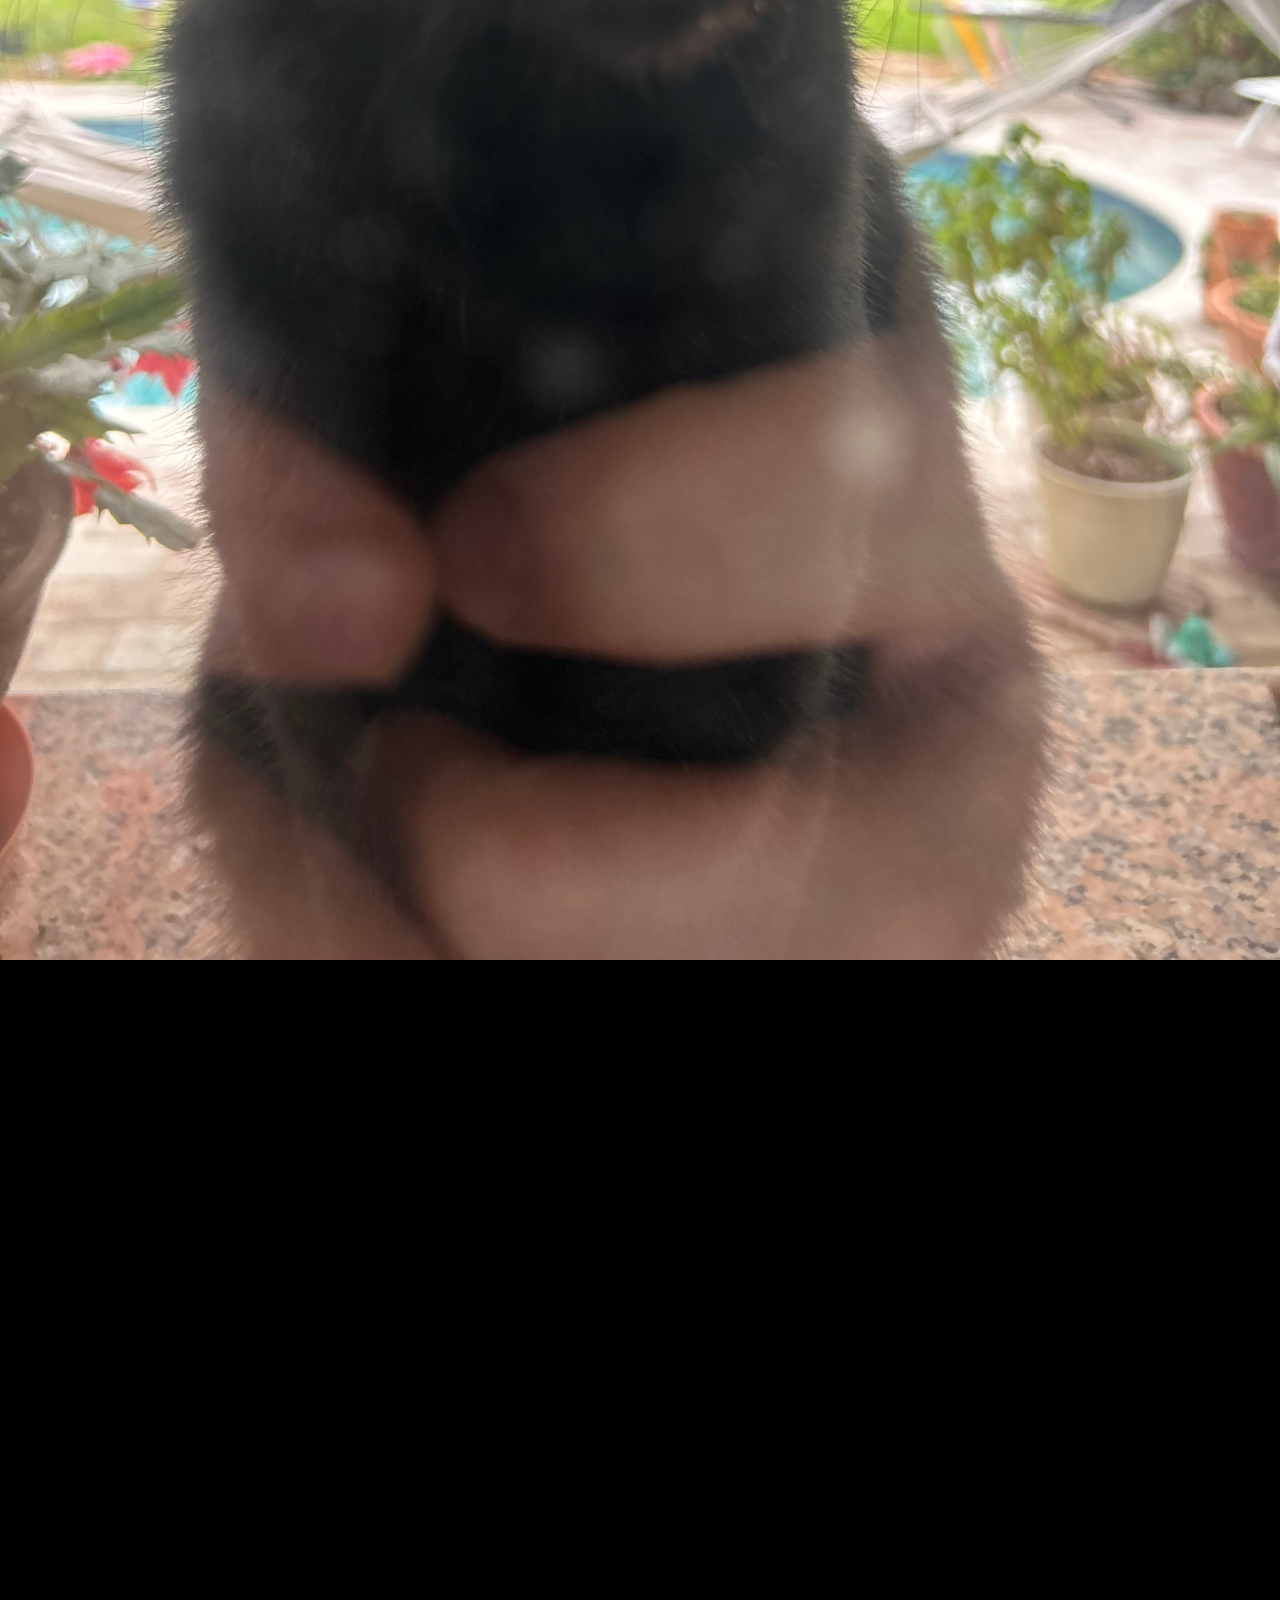
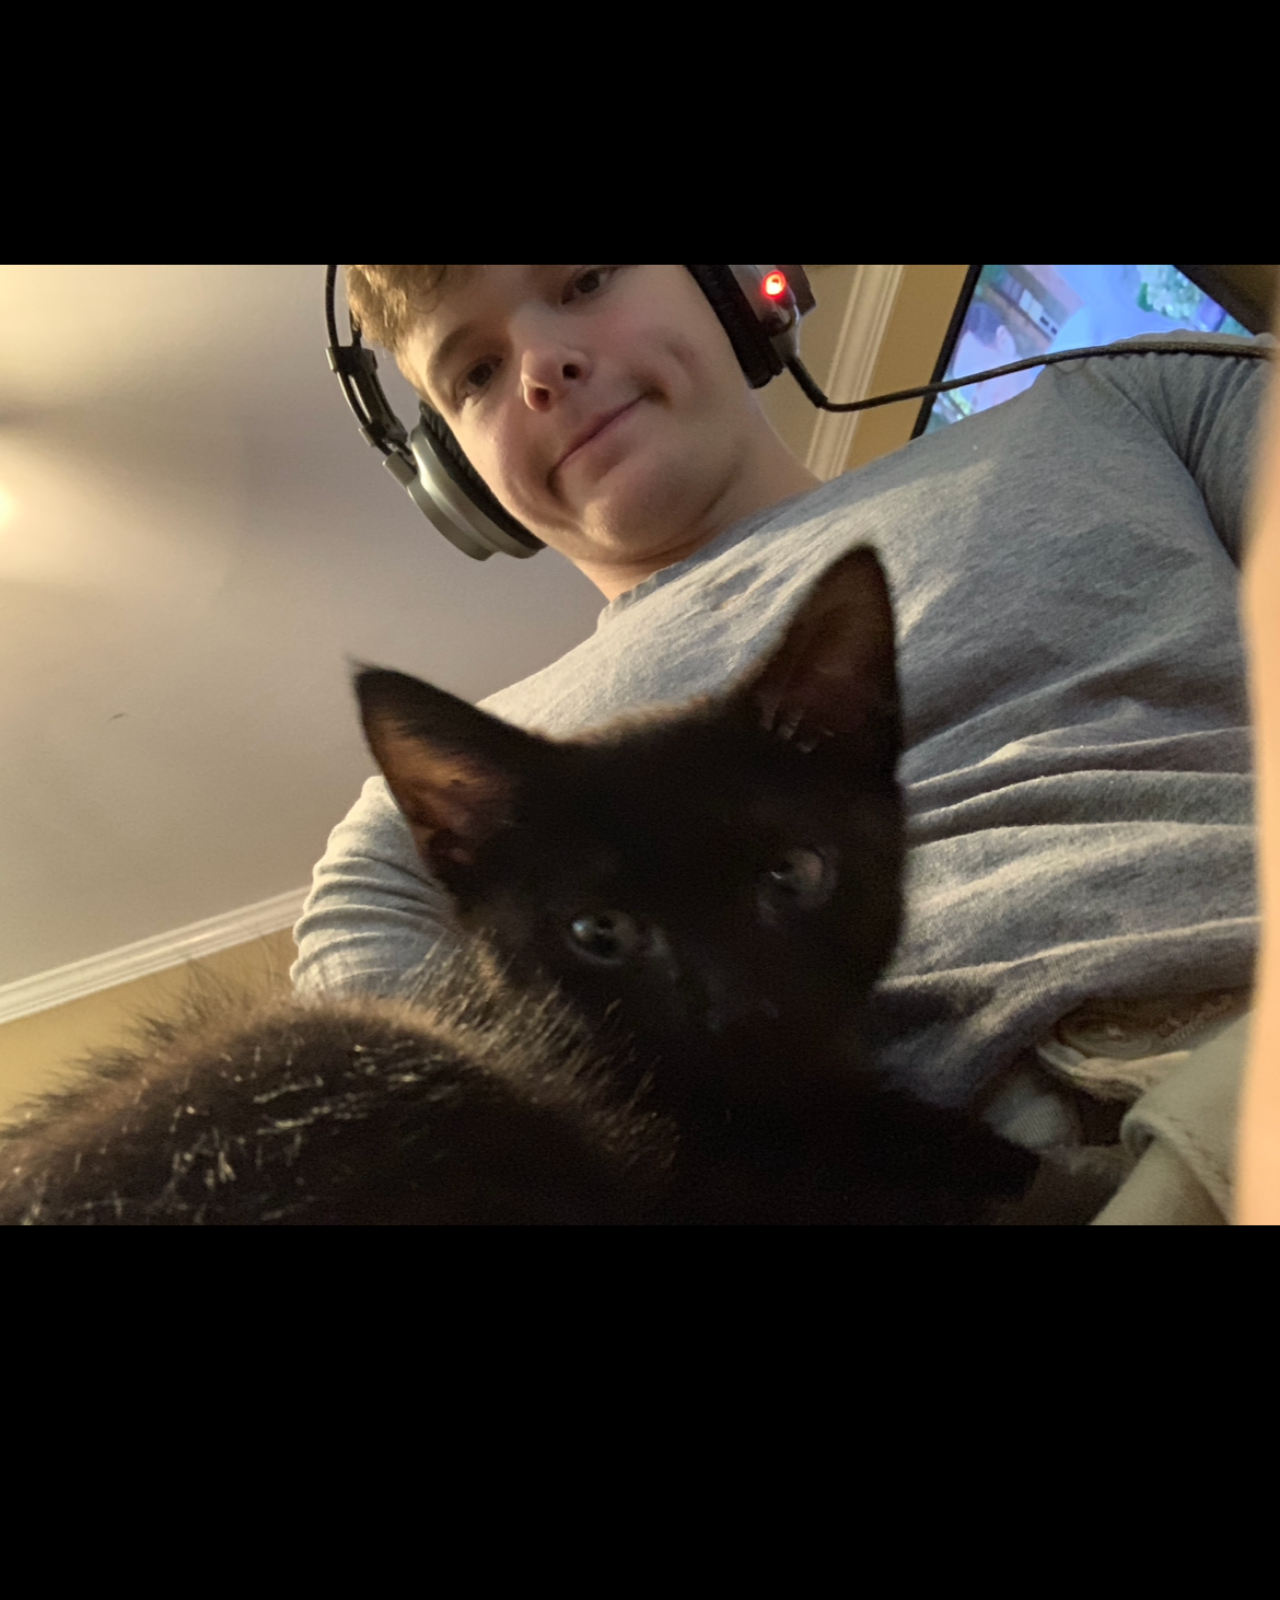
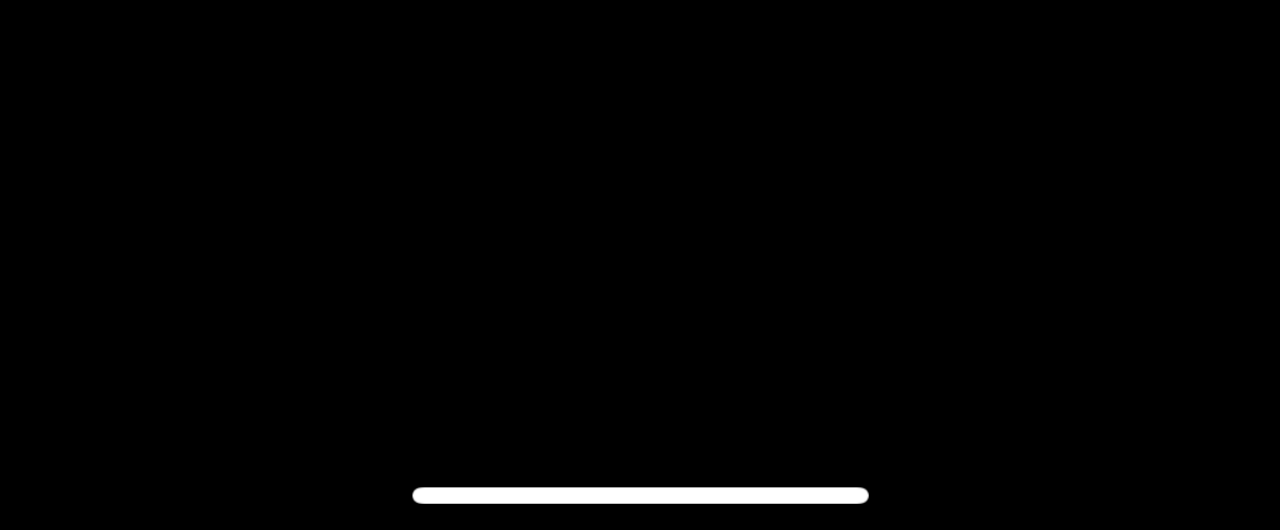
<file: hidden.html>
﻿<!DOCTYPE html>
<html lang="en">
<html lang="en" xmlns="http://www.w3.org/1999/xhtml">
<head>
    <meta charset="UTF-8">
    <meta name="viewport" content="width=device-width, initial-scale=1.0">
    <title>The Compass - Editorial Travel Template</title>
    <link rel="preconnect" href="https://fonts.googleapis.com">
    <link rel="preconnect" href="https://fonts.gstatic.com" crossorigin>
    <link href="https://fonts.googleapis.com/css2?family=Inter:wght@300;400;500;600&family=Playfair+Display:ital,wght@0,400;0,500;0,600;0,700;1,400;1,500&display=swap" rel="stylesheet">
    <link rel="stylesheet" href="tooplate-2164-compass-style.css">
</head>
<body>
    <div class="gallery-grid">
                <img src="images/v1.jpeg" alt="A" loading="lazy">
    <div class="gallery-grid">
                <img src="images/v2.jpeg" alt="Are" loading="lazy">
    <div class="gallery-grid">
                <img src="images/v3.jpeg" alt="Arc" loading="lazy">
    <div class="gallery-grid">
                <img src="images/v4.jpeg" alt="A lan" loading="lazy">
    <div class="gallery-grid">
                <img src="images/v5.jpeg" alt="Ar lands" loading="lazy">
    <div class="gallery-grid">
                <img src="images/v6.jpeg" alt="c 7l" loading="lazy">
                <div class="gallery-grid">
                <img src="images/v7.jpeg" alt="c 6l" loading="lazy">
                <div class="gallery-grid">
                <img src="images/v8.jpeg" alt="c 5l" loading="lazy">
                <div class="gallery-grid">
                <img src="images/v9.png" alt="c 3l" loading="lazy">
                
</body>
</html>
</file>
<file: tooplate-2164-compass-style.css>
*, *::before, *::after {
    margin: 0;
    padding: 0;
    box-sizing: border-box;
}

:root {
    --glacier:  #F7F9FC;
    --snow:     #FFFFFF;
    --slate:    #0F172A;
    --cobalt:   #0047AB;
    --cobalt-light: #0047AB1A;
    --mist:     #E2E8F0;
    --stone:    #64748B;

    --serif:    'Playfair Display', Georgia, serif;
    --sans:     'Inter', system-ui, sans-serif;

    --space-xs:  clamp(0.5rem, 1vw, 1rem);
    --space-sm:  clamp(1rem, 2vw, 2rem);
    --space-md:  clamp(2rem, 5vw, 5rem);
    --space-lg:  clamp(4rem, 10vh, 10rem);
    --space-xl:  clamp(6rem, 15vh, 15rem);

    --gutter:    clamp(1.5rem, 4vw, 4rem);
    --max-w:     1400px;
}

html {
    font-size: 16px;
    scroll-behavior: smooth;
    -webkit-font-smoothing: antialiased;
    -moz-osx-font-smoothing: grayscale;
}

body {
    font-family: var(--sans);
    font-weight: 400;
    line-height: 1.7;
    color: var(--slate);
    background-color: var(--glacier);
}

body.menu-open {
    overflow: hidden;
}

img {
    display: block;
    width: 100%;
    height: 100%;
    object-fit: cover;
}

a {
    color: var(--cobalt);
    text-decoration: none;
    transition: opacity 0.3s ease;
}

a:hover {
    opacity: 0.7;
}

/* ================================================
   NAVIGATION — Minimal top bar
   ================================================ */

.nav-bar {
    position: fixed;
    top: 0;
    left: 0;
    right: 0;
    z-index: 100;
    display: flex;
    align-items: center;
    justify-content: space-between;
    padding: 1.5rem var(--gutter);
    background: rgba(15, 23, 42, 0.72);
    backdrop-filter: blur(16px) saturate(1.4);
    -webkit-backdrop-filter: blur(16px) saturate(1.4);
    padding-top: 1rem;
    padding-bottom: 1rem;
    border-bottom-color: rgba(255, 255, 255, 0.06);
}

.nav-bar.scrolled {
    background: rgba(15, 23, 42, 0.72);
    backdrop-filter: blur(16px) saturate(1.4);
    -webkit-backdrop-filter: blur(16px) saturate(1.4);
    padding-top: 1rem;
    padding-bottom: 1rem;
    border-bottom-color: rgba(255, 255, 255, 0.06);
}


.nav-logo {
    font-family: var(--serif);
    font-size: 1.125rem;
    font-weight: 600;
    letter-spacing: -0.02em;
    color: var(--snow);
    text-transform: uppercase;
}

.nav-links {
    list-style: none;
}

.nav-links a {
    font-family: var(--sans);
    font-size: 0.75rem;
    font-weight: 500;
    letter-spacing: 0.08em;
    text-transform: uppercase;
    color: rgba(255, 255, 255, 0.65);
    text-decoration: none;
    transition: color 0.3s ease, letter-spacing 0.3s ease;
}

.nav-links--desktop {
    display: flex;
    gap: 2rem;
}

.nav-links--mobile {
    display: none;
}

.nav-links a:hover {
    color: var(--snow);
    letter-spacing: 0.14em;
    opacity: 1;
}

/* Hamburger */
.nav-toggle {
    display: none;
    flex-direction: column;
    gap: 5px;
    background: none;
    border: none;
    cursor: pointer;
    padding: 4px;
    z-index: 200;
}

.nav-toggle span {
    width: 24px;
    height: 1.5px;
    background: var(--snow);
    transition: transform 0.3s ease, opacity 0.3s ease;
}

.nav-toggle.active span:nth-child(1) {
    transform: rotate(45deg) translateY(4.5px);
}

.nav-toggle.active span:nth-child(2) {
    opacity: 0;
}

.nav-toggle.active span:nth-child(3) {
    transform: rotate(-45deg) translateY(-4.5px);
}

/* ================================================
   SECTION 1 — HERO (The Cover)
   ================================================ */

.hero {
    position: relative;
    height: 80vh;
    width: 100%;
    overflow: hidden;
}
.tenor-gif-embed {
    transform: translateY(-500px) scaleX(-1);
}

.hero-image {
    position: absolute;
    inset: 0;
}

.hero-image::after {
    content: '';
    position: absolute;
    inset: 0;
    background: linear-gradient(
        0deg,
        rgba(15, 23, 42, 0.65) 0%,
        rgba(15, 23, 42, 0.15) 40%,
        rgba(15, 23, 42, 0.05) 100%
    );
}

.hero-content {
    position: absolute;
    bottom: clamp(3rem, 8vh, 8rem);
    left: var(--gutter);
    right: var(--gutter);
    color: var(--snow);
}

.hero-issue {
    font-family: var(--sans);
    font-size: 0.7rem;
    font-weight: 500;
    letter-spacing: 0.2em;
    text-transform: uppercase;
    margin-bottom: 1.5rem;
    opacity: 0.8;
}

.hero-title {
    font-family: var(--serif);
    font-size: clamp(3rem, 8vw, 7.5rem);
    font-weight: 400;
    line-height: 0.9;
    letter-spacing: -0.03em;
    max-width: 14ch;
    margin-bottom: 2rem;
   -webkit-text-stroke-width: 2px;
   -webkit-text-stroke-color: black;
}

.hero-title em1 {
    font-weight: bold;
}

.hero-meta {
    display: flex;
    align-items: center;
    gap: 2rem;
    font-family: var(--sans);
    font-size: 0.8rem;
    font-weight: 400;
    letter-spacing: 0.04em;
    opacity: 0.7;
}

.hero-meta span {
    display: flex;
    align-items: center;
    gap: 0.5rem;
}

.hero-meta .divider {
    width: 40px;
    height: 1px;
    background: var(--snow);
    opacity: 0.4;
}

.hero-scroll {
    position: absolute;
    bottom: clamp(3rem, 8vh, 8rem);
    right: var(--gutter);
    writing-mode: vertical-rl;
    font-family: var(--sans);
    font-size: 0.65rem;
    font-weight: 500;
    letter-spacing: 0.15em;
    text-transform: uppercase;
    color: var(--snow);
    opacity: 0.6;
    display: flex;
    align-items: center;
    gap: 1rem;
}

.hero-scroll::before {
    content: '';
    width: 1px;
    height: 60px;
    background: var(--snow);
    opacity: 0.4;
    animation: scrollPulse 2s ease-in-out infinite;
}

@keyframes scrollPulse {
    0%, 100% { opacity: 0.2; transform: scaleY(1); }
    50% { opacity: 0.6; transform: scaleY(1); }
}

/* ================================================
   SECTION 2 — PROLOGUE (Typographic Drop)
   ================================================ */

.prologue {
    padding: var(--space-xl) var(--gutter);
    background: var(--snow);
}

.prologue-inner {
    max-width: 60ch;
    margin: 0 auto;
}

.prologue-label {
    font-family: var(--sans);
    font-size: 0.7rem;
    font-weight: 500;
    letter-spacing: 0.2em;
    text-transform: uppercase;
    color: var(--cobalt);
    margin-bottom: var(--space-md);
    display: flex;
    align-items: center;
    gap: 1rem;
}

.prologue-label::after {
    content: '';
    flex: 1;
    max-width: 120px;
    height: 1px;
    background: var(--cobalt);
    opacity: 0.3;
}

.prologue-text {
    font-family: var(--serif);
    font-size: clamp(1.25rem, 2.5vw, 1.625rem);
    line-height: 1.75;
    color: var(--slate);
    letter-spacing: -0.01em;
}

.prologue-text::first-letter {
    font-family: var(--serif);
    font-weight: 700;
    float: left;
    font-size: 5.5em;
    line-height: 0.8;
    margin-right: 0.08em;
    margin-top: 0.05em;
    color: var(--cobalt);
}

.prologue-text + .prologue-text {
    margin-top: 1.5em;
    text-indent: 0;
}

.prologue-text + .prologue-text::first-letter {
    font-size: inherit;
    float: none;
    margin: 0;
    color: inherit;
    font-weight: inherit;
    line-height: inherit;
}

.prologue-pullquote {
    margin: var(--space-md) 0;
    padding: var(--space-sm) 0;
    border-top: 1px solid var(--mist);
    border-bottom: 1px solid var(--mist);
}

.prologue-pullquote p {
    font-family: var(--serif);
    font-style: italic;
    font-size: clamp(1.5rem, 3vw, 2.25rem);
    line-height: 1.45;
    color: var(--cobalt);
    letter-spacing: -0.02em;
}

.prologue-pullquote cite {
    display: block;
    margin-top: 1rem;
    font-family: var(--sans);
    font-style: normal;
    font-size: 0.75rem;
    font-weight: 500;
    letter-spacing: 0.1em;
    text-transform: uppercase;
    color: var(--stone);
}

/* ================================================
   SECTION 3 — THE ROUTE (Sticky Image Offset)
   ================================================ */

.route {
    position: relative;
    background: var(--glacier);
}

.route-bg {
    position: sticky;
    top: 0;
    height: 100vh;
    width: 100%;
    overflow: hidden;
    z-index: 0;
}

.route-bg img {
    position: absolute;
    inset: 0;
    opacity: 0;
    transition: opacity 1.2s cubic-bezier(0.25, 0.46, 0.45, 0.94);
}

.route-bg img.active {
    opacity: 1;
}

.route-bg::after {
    content: '';
    position: absolute;
    inset: 0;
    background: linear-gradient(
        90deg,
        var(--glacier) 0%,
        var(--glacier) 15%,
        rgba(247, 249, 252, 0.85) 30%,
        rgba(247, 249, 252, 0.45) 50%,
        rgba(247, 249, 252, 0.1) 90%,
        transparent 100%
    );
    z-index: 1;
    pointer-events: none;
}

.route-chapters {
    position: relative;
    z-index: 2;
    margin-top: -100vh;
    padding: var(--space-xl) var(--gutter);
}

.chapter {
    padding: 10vh 0;
    min-height: 80vh;
    display: flex;
    flex-direction: column;
    justify-content: center;
}

.chapter:first-child {
    padding-top: 5vh;
}

.chapter-number {
    font-family: var(--serif);
    font-size: clamp(4rem, 8vw, 6rem);
    font-weight: 400;
    color: var(--cobalt);
    opacity: 0.12;
    line-height: 1;
    margin-bottom: 1rem;
}

.chapter-location {
    font-family: var(--sans);
    font-size: 0.7rem;
    font-weight: 500;
    letter-spacing: 0.2em;
    text-transform: uppercase;
    color: var(--cobalt);
    margin-bottom: 1rem;
}

.chapter-title {
    font-family: var(--serif);
    font-size: clamp(2rem, 4vw, 3.25rem);
    font-weight: 400;
    line-height: 1.15;
    letter-spacing: -0.02em;
    color: var(--slate);
    margin-bottom: 1.5rem;
    max-width: 18ch;
}

.chapter-body {
    font-family: var(--sans);
    font-size: 0.95rem;
    line-height: 1.8;
    color: var(--stone);
    max-width: 48ch;
}

.chapter-body + .chapter-body {
    margin-top: 1em;
}

.chapter-image {
    width: 6%;
    height: 10vh;
    object-fit: fill;
}
.chapter-image img {
    object-fit:scale-down;
}



.chapter-link {
    display: inline-flex;
    align-items: center;
    gap: 0.5rem;
    margin-top: 2rem;
    font-family: var(--sans);
    font-size: 0.8rem;
    font-weight: 600;
    letter-spacing: 0.06em;
    text-transform: uppercase;
    color: var(--cobalt);
}

.chapter-link svg {
    width: 16px;
    height: 16px;
    transition: transform 0.3s ease;
}

.chapter-link:hover {
    opacity: 1;
}

.chapter-link:hover svg {
    transform: translateX(4px);
}

/* ================================================
   SECTION 4 — THE GALLERY (Structured Masonry)
   ================================================ */

.gallery {
    padding: var(--space-xl) var(--gutter);
    background: var(--snow);
}

.gallery-header {
    display: flex;
    align-items: flex-end;
    justify-content: space-between;
    margin-bottom: var(--space-md);
    padding-bottom: var(--space-sm);
    border-bottom: 1px solid var(--mist);
}

.gallery-title {
    font-family: var(--serif);
    font-size: clamp(2.5rem, 5vw, 4rem);
    font-weight: 400;
    line-height: 1.1;
    letter-spacing: -0.03em;
}

.gallery-count {
    font-family: var(--sans);
    font-size: 0.75rem;
    font-weight: 500;
    letter-spacing: 0.1em;
    text-transform: uppercase;
    color: var(--stone);
    padding-bottom: 0.5rem;
}

.gallery-grid {
    
}

.gallery-item {
  margin: 5px;
  border: 1px solid #ccc;
  width: 100px;
  height:100px;
}

.gallery-item::after {
    content: '';
    position: absolute;
    inset: 0;
    background: linear-gradient(0deg, rgba(15, 23, 42, 0.5) 0%, transparent 50%);
    opacity: 0;
    transition: opacity 0.4s ease;
}

.gallery-item:hover::after {
    opacity: 1;
}

.gallery-item img {
    transition: transform 0.6s cubic-bezier(0.25, 0.46, 0.45, 0.94);
}

.gallery-item:hover img {
    transform: scale(1.04);
}

.gallery-caption {
    position: absolute;
    bottom: 1rem;
    left: 1rem;
    right: 1rem;
    z-index: 2;
    color: var(--snow);
    opacity: 0;
    transform: translateY(8px);
    transition: opacity 0.4s ease 0.05s, transform 0.4s ease 0.05s;
}

.gallery-item:hover .gallery-caption {
    opacity: 1;
    transform: translateY(0);
}

.gallery-caption-title {
    font-family: var(--serif);
    font-size: 1rem;
    font-weight: 500;
    margin-bottom: 0.2rem;
}

.gallery-caption-sub {
    font-family: var(--sans);
    font-size: 0.7rem;
    font-weight: 400;
    letter-spacing: 0.04em;
    opacity: 0.7;
}

.gallery-item.tall {
    grid-row: span 2;
}

/* ================================================
   SECTION 5 — FOOTER (The Index)
   ================================================ */

.site-footer {
    padding: var(--space-xl) var(--gutter) var(--space-md);
    background: var(--slate);
    color: var(--snow);
}

.footer-top {
    display: grid;
    grid-template-columns: 1.5fr repeat(3, 1fr);
    gap: var(--gutter);
    padding-bottom: var(--space-lg);
    border-bottom: 1px solid rgba(255, 255, 255, 0.1);
}

.footer-brand-title {
    font-family: var(--serif);
    font-size: clamp(2rem, 4vw, 3rem);
    font-weight: 400;
    line-height: 1.15;
    letter-spacing: -0.02em;
    margin-bottom: 1.5rem;
}

.footer-brand-desc {
    font-family: var(--sans);
    font-size: 0.85rem;
    line-height: 1.7;
    color: rgba(255, 255, 255, 0.5);
    max-width: 32ch;
}

.footer-col-title {
    font-family: var(--sans);
    font-size: 0.65rem;
    font-weight: 600;
    letter-spacing: 0.2em;
    text-transform: uppercase;
    color: rgba(255, 255, 255, 0.35);
    margin-bottom: 1.5rem;
}

.footer-col ul {
    list-style: none;
    display: flex;
    flex-direction: column;
    gap: 0.75rem;
}

.footer-col a {
    font-family: var(--sans);
    font-size: 0.85rem;
    font-weight: 400;
    color: rgba(255, 255, 255, 0.7);
    transition: color 0.3s ease;
}

.footer-col a:hover {
    color: var(--snow);
    opacity: 1;
}

.footer-bottom {
    display: flex;
    align-items: center;
    justify-content: space-between;
    padding-top: var(--space-md);
}

.footer-copy {
    font-family: var(--sans);
    font-size: 0.75rem;
    color: rgba(255, 255, 255, 0.3);
}

.footer-copy a {
    color: rgba(255, 255, 255, 0.5);
}

.footer-social {
    display: flex;
    gap: 1.5rem;
}

.footer-social a {
    font-family: var(--sans);
    font-size: 0.7rem;
    font-weight: 500;
    letter-spacing: 0.1em;
    text-transform: uppercase;
    color: rgba(255, 255, 255, 0.4);
}

.footer-social a:hover {
    color: var(--snow);
    opacity: 1;
}

.footer-subscribe p {
    font-family: var(--sans);
    font-size: 0.85rem;
    line-height: 1.7;
    color: rgba(255, 255, 255, 0.5);
    margin-bottom: 1.25rem;
}

.footer-subscribe-form {
    display: flex;
    border: 1px solid rgba(255, 255, 255, 0.15);
}

.footer-subscribe-form input {
    flex: 1;
    padding: 0.85rem 1rem;
    background: rgba(255, 255, 255, 0.05);
    border: none;
    outline: none;
    font-family: var(--sans);
    font-size: 0.85rem;
    color: var(--snow);
    border-radius: 0;
    -webkit-appearance: none;
}

.footer-subscribe-form input::placeholder {
    color: rgba(255, 255, 255, 0.3);
}

.footer-subscribe-form input:focus {
    background: rgba(255, 255, 255, 0.08);
}

.footer-subscribe-form button {
    padding: 0.85rem 1.5rem;
    background: var(--cobalt);
    border: none;
    font-family: var(--sans);
    font-size: 0.7rem;
    font-weight: 600;
    letter-spacing: 0.12em;
    text-transform: uppercase;
    color: var(--snow);
    cursor: pointer;
    border-radius: 0;
    transition: background 0.3s ease;
    white-space: nowrap;
}

.footer-subscribe-form button:hover {
    background: #0055CC;
}

/* ================================================
   SCROLL REVEAL SYSTEM
   ================================================ */

.reveal {
    opacity: 0;
    transform: translateY(30px);
    transition: opacity 0.8s cubic-bezier(0.25, 0.46, 0.45, 0.94),
                transform 0.8s cubic-bezier(0.25, 0.46, 0.45, 0.94);
}

.reveal.visible {
    opacity: 1;
    transform: translateY(0);
}

/* ================================================
   RESPONSIVE — Tablet
   ================================================ */

@media (max-width: 1024px) {
    .route-chapters {
        padding: var(--space-md) var(--gutter);
    }

    .chapter {
        min-height: auto;
        padding: 6vh 0;
    }

    .gallery-grid {
        grid-template-columns: repeat(2, 1fr);
    }

    .gallery-item.tall {
        grid-row: span 2;
    }

    .footer-top {
        grid-template-columns: 1fr 1fr;
        row-gap: var(--space-md);
    }
}

/* ================================================
   RESPONSIVE — Mobile
   ================================================ */

@media (max-width: 680px) {
    .nav-links--desktop {
        display: none;
    }

    .nav-links--mobile {
        display: flex;
        position: fixed;
        top: 0;
        right: 0;
        bottom: 0;
        width: 280px;
        background: var(--slate);
        flex-direction: column;
        align-items: flex-start;
        justify-content: flex-start;
        gap: 2rem;
        transform: translateX(100%);
        transition: transform 0.45s cubic-bezier(0.25, 0.46, 0.45, 0.94),
                    box-shadow 0.45s ease;
        z-index: 150;
        overflow-y: auto;
        padding: 100px var(--gutter) 80px;
        box-shadow: -20px 0 60px rgba(15, 23, 42, 0);
    }

    .nav-links--mobile.open {
        transform: translateX(0);
        box-shadow: -20px 0 60px rgba(15, 23, 42, 0.3);
    }

    .nav-close-wrap {
        align-self: flex-end;
        margin-bottom: 1rem;
    }

    .nav-close {
        background: none;
        border: none;
        color: rgba(255, 255, 255, 0.5);
        font-size: 2rem;
        line-height: 1;
        cursor: pointer;
        padding: 0.25rem 0.5rem;
        transition: color 0.3s ease;
    }

    .nav-close:hover {
        color: var(--snow);
    }

    .nav-links--mobile a {
        font-size: 1.125rem;
        letter-spacing: 0.15em;
        padding: 0.5rem 0;
    }

    .nav-toggle {
        display: flex;
        z-index: 200;
    }

    .hero-title {
        font-size: clamp(2.5rem, 12vw, 4.5rem);
    }

    .hero-scroll {
        display: none;
    }

    .hero-meta {
        flex-wrap: wrap;
        gap: 1rem;
    }

    .prologue-text::first-letter {
        font-size: 4em;
    }

    .chapter-number {
        font-size: 3.5rem;
    }

    .gallery-grid {
        grid-template-columns: 1fr 1fr;
        grid-auto-rows: clamp(140px, 30vw, 200px);
    }

    .gallery-item.tall {
        grid-row: span 2;
    }

    .footer-top {
        grid-template-columns: 1fr;
    }

    .footer-bottom {
        flex-direction: column;
        gap: 1.5rem;
        text-align: center;
    }
}

@media (prefers-reduced-motion: reduce) {
    .reveal {
        opacity: 1;
        transform: none;
        transition: none;
    }

    .hero-scroll::before {
        animation: none;
    }

    .gallery-item img {
        transition: none;
    }
}
</file>
